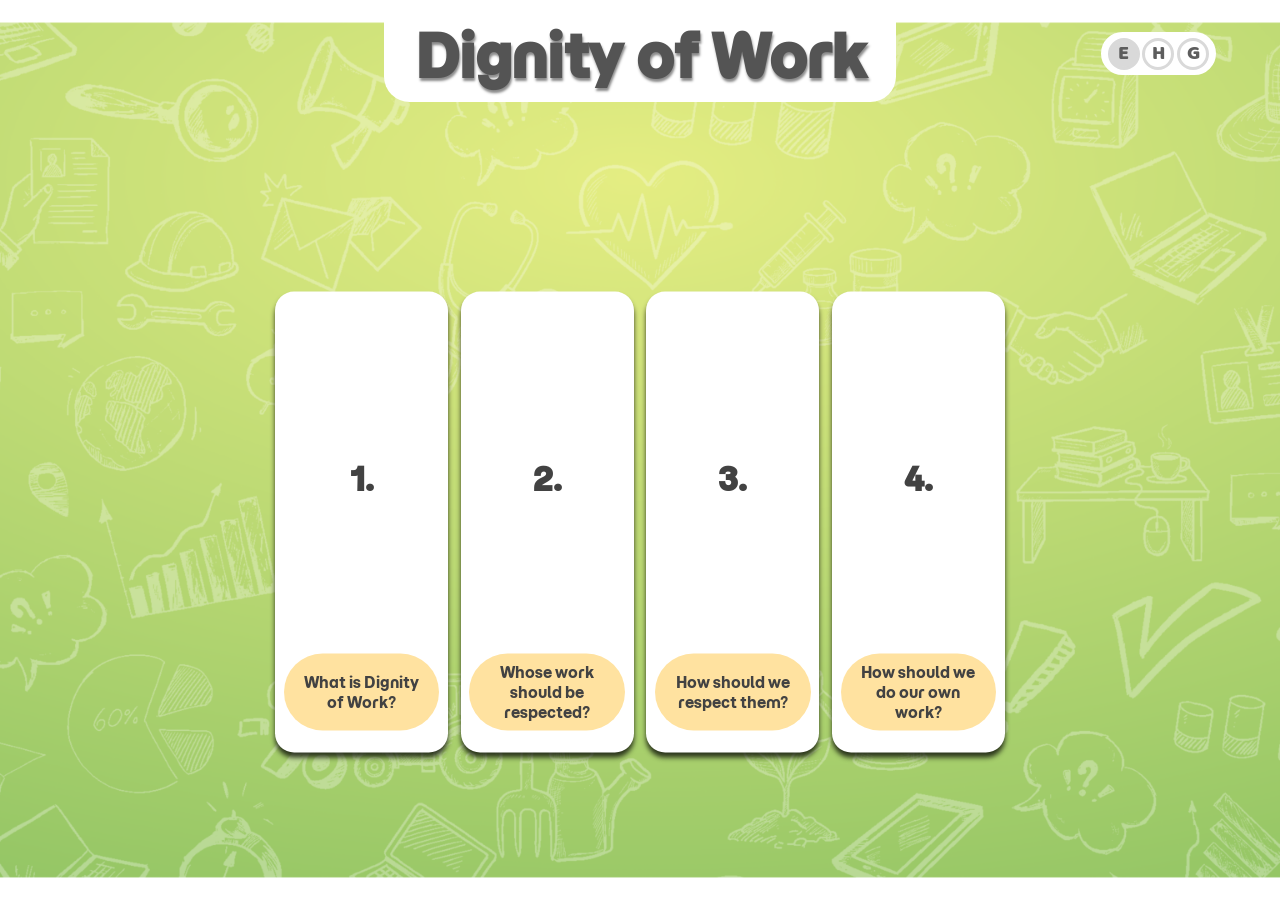
<file: index.html>
<!doctype html>
<html lang="en">
  <head>
    <meta charset="UTF-8" />
    <meta name="viewport" content="width=device-width, initial-scale=1.0" />
    <title>Document</title>
    <link rel="stylesheet" href="./assets/css/style.css" />
    <style>
      body {
        width: 100vw !important;
        height: 100%;
        background-image: url("./assets/images/bg-img.png");
        background-size: cover;
        background-repeat: no-repeat;
        background-position: center;
        background-attachment: fixed;
        overflow-x: hidden;
        opacity: 1;
        transition: opacity 0.5s ease;
      }
      main {
        position: absolute;
        width: 75%;
        height: 75%;
        left: 50%;
        top: 58%;
        transform: translate(-50%, -50%);
        display: flex;
        justify-content: center;
        align-items: center;
        gap: 1vw;
      }

      main .col {
        position: relative;
        height: 36vw;
        width: 18%;
        background-color: #ffffff;
        border-radius: 1.5vw;
        box-shadow: 0 0.4vw 0.4vw rgba(0, 0, 0, 0.738);
        display: flex;
        flex-direction: column;
        align-items: center;
        overflow: visible;
        transition:
          width 0.45s ease,
          background-color 0.45s ease,
          transform 0.45s ease,
          box-shadow 0.45s ease;
      }

      main .col:hover {
        width: 30%;
        box-shadow: 0 0.7vw 0.8vw rgba(0, 0, 0, 0.55);
        z-index: 20;
      }

      main .col .num {
        font-size: 2.5vw;
        font-weight: 600;
        color: #424242;
        margin-top: 3vw;
        font-family: "MomoTrustDisplay";
        padding-top: 10vw;
        transition: color 0.45s ease;
      }

      main .col:hover .num {
        color: #ffffff;
      }

      main .col .content {
        text-decoration: none;
        width: 90%;
        height: 6vw;
        font-size: 1.2vw;
        color: #424242;
        font-family: "MomoTrustDisplay";
        text-align: center;
        padding: 0 1vw;
        background-color: #ffe2a0;
        border-radius: 7vw;
        margin-top: 12vw;
        display: flex;
        flex-direction: column;
        align-items: center;
        justify-content: center;
        z-index: 10000;
        transition:
          width 0.45s ease,
          background-color 0.45s ease,
          color 0.45s ease,
          font-size 0.45s ease,
          box-shadow 0.45s ease;
      }

      main .col:hover .content {
        height: 5vw;
        width: 70%;
        color: #ffffff;
        font-size: 1.35vw;
        box-shadow: 0 0.35vw 0.6vw rgba(0, 0, 0, 0.35);
      }

      body[data-lang="hi"] main .col .num,
      body[data-lang="hi"] main .col .content {
        font-family: "ITFDevanagari" !important;
      }

      body[data-lang="gu"] main .col .num,
      body[data-lang="gu"] main .col .content {
        font-family: "NotoSansGujaratiRegular" !important;
      }

      main .col-1:hover .content {
        background-color: #829fcb;
      }

      main .col-2:hover .content {
        background-color: #94a4f3;
      }

      main .col-3:hover .content {
        background-color: #ff918f;
      }

      main .col-4:hover .content {
        background-color: #f58ded;
      }

      .col img {
        position: absolute;
        display: block;
        margin: 0 auto;
        left: 50%;
        transform: translateX(-50%);
        opacity: 0;
        pointer-events: none;
        transition:
          opacity 0.45s ease,
          transform 0.45s ease;
      }

      .col:hover img {
        opacity: 1;
      }

      .col-1 img {
        width: 50%;
        bottom: 4vw;
      }

      .col-2 img {
        width: 45%;
        bottom: 4vw;
      }

      .col-3 img {
        width: 70%;
        bottom: 4vw;
      }

      .col-4 img {
        width: 90%;
        bottom: 4vw;
      }
    </style>
  </head>
  <body>
    <div class="page-title">
      <span data-lang-key="title"></span>
    </div>

    <!-- nav-container -->
    <div class="language-container">
      <div class="english active">E</div>
      <div class="hindi">H</div>
      <div class="gujrati">G</div>
    </div>

    <main>
      <div class="col col-1">
        <img src="./assets/images/topic-1.png" alt="" />
        <div class="num" data-lang-key="num-1"></div>
        <a class="content" data-lang-key="title-1" href="what.html"></a>
      </div>

      <div class="col col-2">
        <img src="./assets/images/topic-2.png" alt="" />
        <div class="num" data-lang-key="num-2"></div>
        <a class="content" data-lang-key="title-2" href="whose.html"></a>
      </div>

      <div class="col col-3">
        <img src="./assets/images/topic-3.png" alt="" />
        <div class="num" data-lang-key="num-3"></div>
        <a
          class="content"
          data-lang-key="title-3"
          href="how-should-we-respect.html"
        ></a>
      </div>

      <div class="col col-4">
        <img src="./assets/images/topic-4.png" alt="" />
        <div class="num" data-lang-key="num-4"></div>
        <a
          class="content"
          data-lang-key="title-4"
          href="how-should-we-work.html"
        ></a>
      </div>
    </main>

    <script src="./assets/js/data.js"></script>
    <script src="./assets/js/app.js"></script>
  </body>
</html>
</file>
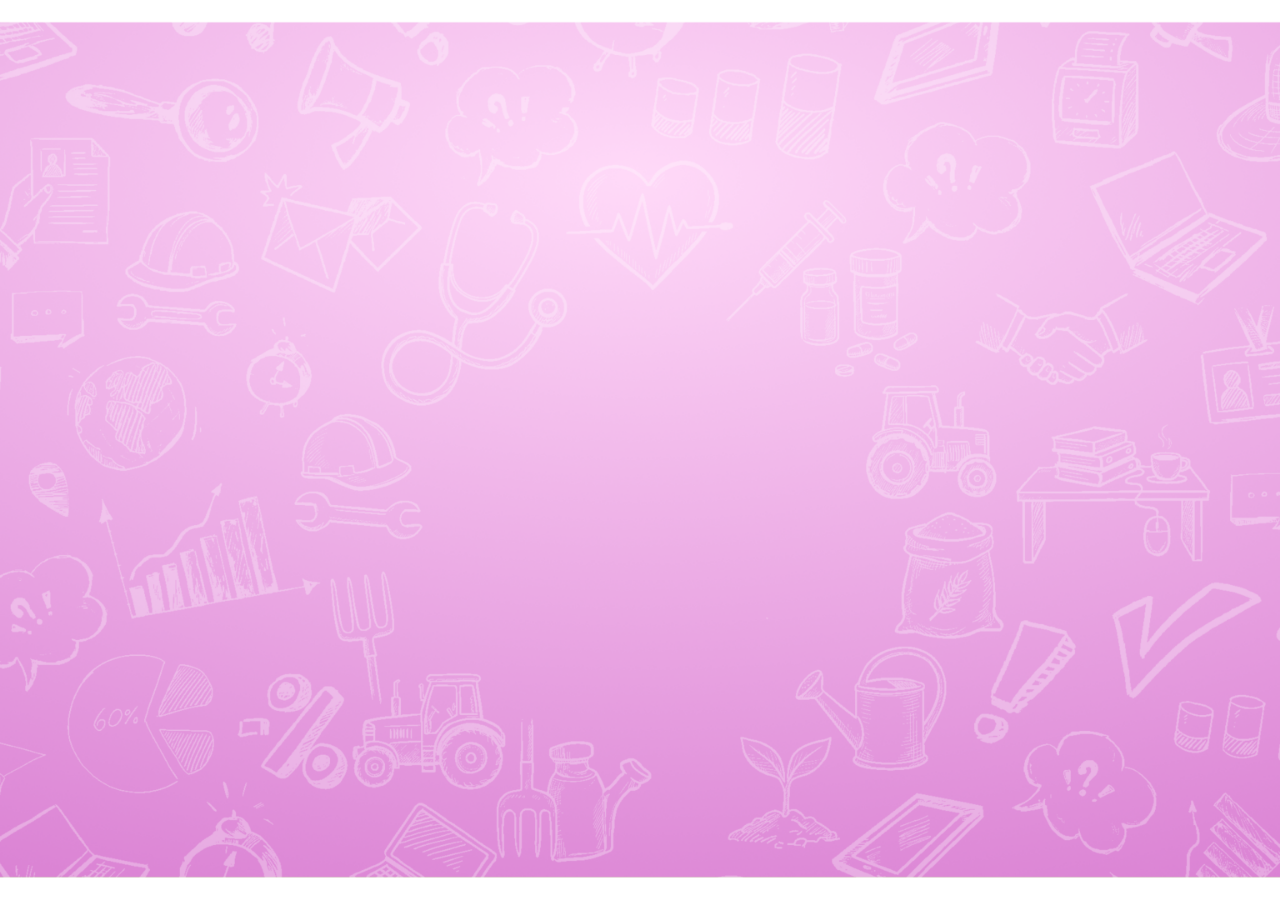
<file: example.html>
<!doctype html>
<html lang="en">
  <head>
    <meta charset="UTF-8" />
    <meta name="viewport" content="width=device-width, initial-scale=1.0" />
    <title>Document</title>

    <link
      rel="stylesheet"
      href="./assets/css/swiper-bundle.min.css"
    />

    <link rel="stylesheet" href="./fontawesome/css/fontawesome.min.css" />
    <link rel="stylesheet" href="./fontawesome/css/solid.min.css" />
    <link rel="stylesheet" href="./assets/css/style.css" />
    <link rel="stylesheet" href="./assets/css/swiper.css" />

    <style>
      body {
        width: 100vw !important;
        height: 100%;
        margin: 0;
        overflow-x: hidden;
        background-color: white;
        position: relative;
      }

      body::before {
        content: "";
        position: fixed;
        inset: 0;
        width: 100vw;
        height: 100%;
        background-image: url("./assets/images/bg-img4.png");
        background-size: cover;
        background-repeat: no-repeat;
        background-position: center;
        background-attachment: fixed;
        transform: scale(0);
        transform-origin: center center;
        transition: transform 1.1s cubic-bezier(0.22, 1, 0.36, 1);
        z-index: -1;
      }

      body.bg-loaded::before {
        transform: scale(1);
      }

      body > * {
        opacity: 0;
        transition: opacity 0.65s ease;
      }

      body.content-loaded > * {
        opacity: 1;
      }

      .page-title {
        width: 30vw;
        height: 7vw;
        padding-top: 0 !important;
        padding: 0 0.5vw;
      }

      .page-title span {
        font-size: 2.5vw;
      }

      /* ================= CENTER SWIPER SECTION ================= */

      .main-swiper-section {
        position: fixed;
        left: 50%;
        top: 55%;
        transform: translate(-50%, calc(-50% + 8vw));
        width: 100vw;
        height: 34vw;
        display: flex;
        flex-direction: column;
        align-items: center;
        justify-content: center;
        z-index: 50;
        pointer-events: none;
        opacity: 0;
        transition:
          opacity 0.75s ease,
          transform 0.9s cubic-bezier(0.22, 1, 0.36, 1);
      }

      body.content-loaded .main-swiper-section {
        opacity: 1;
        transform: translate(-50%, -50%);
      }

      .media-box {
        position: relative;
        width: 44vw;
        height: 25vw;
        border: 0.4vw solid #ffffff;
        border-radius: 2vw;
        background: #ffffff;
        overflow: hidden;
        box-shadow: 0 0.4vw 1vw rgba(0, 0, 0, 0.18);
        pointer-events: auto;
      }

      .imageSwiper,
      .imageSwiper .swiper-wrapper,
      .imageSwiper .swiper-slide {
        width: 100%;
        height: 100%;
      }

      .imageSwiper .swiper-slide {
        overflow: hidden;
      }

      .imageSwiper img {
        width: 100%;
        height: 100%;
        object-fit: cover;
        display: block;
      }

      /* ================= TEXT SWIPER ================= */

      .text-area {
        position: relative;
        margin-top: 3vw;
        width: 100vw;
        min-height: 7vw;
        display: flex;
        justify-content: center;
        align-items: center;
        pointer-events: auto;

        --text-box-width: 42vw;
      }

      /* Permanent background box - it will not fade with Swiper */
      .text-area::before {
        content: "";
        position: absolute;
        left: 50%;
        top: 50%;
        width: var(--text-box-width);
        height: 7vw;
        transform: translate(-50%, -50%);
        border: 0.3vw solid #ffffff;
        border-radius: 10vw;
        background: rgba(255, 255, 255, 0.297);
        backdrop-filter: blur(2vw);
        -webkit-backdrop-filter: blur(2vw);
        box-shadow: 0 0.3vw 0.6vw rgba(0, 0, 0, 0.18);
        z-index: 1;
        transition: width 0.35s ease;
        pointer-events: none;
      }

      .textSwiper {
        position: relative;
        z-index: 2;
        width: 100vw;
        height: 7vw;
        overflow: visible;
      }

      .textSwiper .swiper-wrapper,
      .textSwiper .swiper-slide {
        height: 100%;
      }

      .textSwiper .swiper-slide {
        width: 100% !important;
        display: flex !important;
        justify-content: center;
        align-items: center;
      }

      .textSwiper .slide-text-container {
        position: relative;
        z-index: 3;
        width: var(--text-box-width);
        min-width: 42vw;
        max-width: 60vw;
        height: 7vw;
        padding: 0 2.2vw;

        background: transparent !important;
        border: none !important;
        box-shadow: none !important;
        backdrop-filter: none !important;
        -webkit-backdrop-filter: none !important;

        display: flex;
        justify-content: center;
        align-items: center;
        box-sizing: border-box;
        margin: 0 auto;
      }

      .textSwiper .slide-text-container::before {
        display: none !important;
      }

      .textSwiper .slide-text-container p {
        margin: 0;
        position: relative;
        z-index: 4;
        color: #545454;
        font-size: 2vw;
        line-height: 1.1;
        font-weight: 700;
        text-align: center;
        text-shadow: 0.12vw 0.16vw 0.15vw rgba(0, 0, 0, 0.35);
        white-space: normal;
        font-family: "MomoTrustDisplay";
      }

      body[data-lang="hi"] .textSwiper .slide-text-container p {
        font-family: "ITFDevanagari" !important;
      }

      body[data-lang="gu"] .textSwiper .slide-text-container p {
        font-family: "NotoSansGujaratiRegular" !important;
      }

      /* ================= NAVIGATION BUTTONS ================= */

      .swiper-nav-btn {
        position: fixed;
        top: 49%;
        transform: translateY(-50%);
        width: 4.8vw;
        height: 4.8vw;
        border: none;
        outline: none;
        background: transparent;
        cursor: pointer;
        z-index: 80;
        padding: 0;
        transition:
          opacity 0.45s ease,
          visibility 0.45s ease;
      }

      .swiper-nav-btn img {
        position: absolute;
        inset: 0;
        width: 100%;
        height: 100%;
        object-fit: contain;
        display: block;
        pointer-events: none;
        transition: opacity 0.25s ease;
      }

      .swiper-nav-btn .hover-img {
        opacity: 0;
      }

      .swiper-nav-btn:hover .normal-img {
        opacity: 0;
      }

      .swiper-nav-btn:hover .hover-img {
        opacity: 1;
      }

      .swiper-prev-btn {
        left: 17vw;
      }

      .swiper-next-btn {
        right: 17vw;
      }

      .swiper-nav-btn.is-hidden {
        opacity: 0 !important;
        visibility: hidden;
        pointer-events: none;
      }
    </style>
  </head>

  <body>
    <a href="how-should-we-work.html" class="back-btn">
      <i class="fa-solid fa-arrow-left"></i>
    </a>

    <a href="pranam.html" class="pranam-link hidden">
      <img src="./assets/images/arowAsset.png" alt="" />
      <span data-lang-key="pranam"></span>
    </a>

    <div class="page-title">
      <span data-lang-key="title-example"></span>
    </div>

    <!-- Center Swiper -->
    <main class="main-swiper-section">
      <div class="media-box">
        <div class="swiper imageSwiper">
          <div class="swiper-wrapper">
            <div class="swiper-slide">
              <img src="./assets/images/ex1.jpeg" alt="" />
            </div>

            <div class="swiper-slide">
              <img src="./assets/images/ex2.jpeg" alt="" />
            </div>
          </div>
        </div>
      </div>

      <div class="text-area">
        <div class="swiper textSwiper">
          <div class="swiper-wrapper">
            <div class="swiper-slide">
              <div class="slide-text-container">
                <p data-lang-key="example-1"></p>
              </div>
            </div>

            <div class="swiper-slide">
              <div class="slide-text-container">
                <p data-lang-key="example-2"></p>
              </div>
            </div>
          </div>
        </div>
      </div>
    </main>

    <!-- Swiper Navigation Buttons -->
    <button class="swiper-nav-btn swiper-prev-btn is-hidden" type="button">
      <img
        class="normal-img"
        src="./assets/images/prev-btn.png"
        alt="Previous"
      />
      <img
        class="hover-img"
        src="./assets/images/prev-btn-hover.png"
        alt="Previous Hover"
      />
    </button>

    <button class="swiper-nav-btn swiper-next-btn" type="button">
      <img class="normal-img" src="./assets/images/next-btn.png" alt="Next" />
      <img
        class="hover-img"
        src="./assets/images/next-btn-hover.png"
        alt="Next Hover"
      />
    </button>

    <!-- nav-container -->
    <div class="language-container">
      <div class="english active">E</div>
      <div class="hindi">H</div>
      <div class="gujrati">G</div>
    </div>

    <script src="./assets/js/swiper-bundle.min.js"></script>
    <script src="./assets/js/data.js"></script>
    <script src="./assets/js/app.js"></script>

    <script>
      const prevBtn = document.querySelector(".swiper-prev-btn");
      const nextBtn = document.querySelector(".swiper-next-btn");
      const pranamLink = document.querySelector(".pranam-link");

      const imageSwiper = new Swiper(".imageSwiper", {
        slidesPerView: 1,
        speed: 850,
        effect: "slide",
        allowTouchMove: true,
        grabCursor: true,
      });

      const textSwiper = new Swiper(".textSwiper", {
        slidesPerView: 1,
        speed: 650,
        effect: "fade",
        fadeEffect: {
          crossFade: true,
        },
        allowTouchMove: false,
      });

      imageSwiper.controller.control = textSwiper;
      textSwiper.controller.control = imageSwiper;

      document.addEventListener("languageApplied", updateTextWidth);

      if (document.fonts && document.fonts.ready) {
        document.fonts.ready.then(() => {
          requestAnimationFrame(() => requestAnimationFrame(updateTextWidth));
        });
      }

      function updateButtons() {
        if (imageSwiper.isBeginning) {
          prevBtn.classList.add("is-hidden");
        } else {
          prevBtn.classList.remove("is-hidden");
        }

        if (imageSwiper.isEnd) {
          nextBtn.classList.add("is-hidden");
          if (pranamLink) pranamLink.classList.remove("hidden");
        } else {
          nextBtn.classList.remove("is-hidden");
          if (pranamLink) pranamLink.classList.add("hidden");
        }
      }

      function updateTextWidth() {
        const activeSlide = document.querySelector(
          ".textSwiper .swiper-slide-active .slide-text-container",
        );

        if (!activeSlide) return;

        const text = activeSlide.querySelector("p");
        if (!text) return;

        const prevWhiteSpace = text.style.whiteSpace;
        text.style.whiteSpace = "nowrap";
        const textWidth = text.scrollWidth;
        text.style.whiteSpace = prevWhiteSpace;
        const minWidth = window.innerWidth * 0.42;
        const maxWidth = window.innerWidth * 0.6;
        const extraPadding = window.innerWidth * 0.07;

        let finalWidth = textWidth + extraPadding;

        if (finalWidth < minWidth) finalWidth = minWidth;
        if (finalWidth > maxWidth) finalWidth = maxWidth;

        const textArea = document.querySelector(".text-area");

        if (textArea) {
          textArea.style.setProperty("--text-box-width", finalWidth + "px");
        }

        document
          .querySelectorAll(".textSwiper .slide-text-container")
          .forEach((box) => {
            box.style.width = finalWidth + "px";
          });
      }

      nextBtn.addEventListener("click", () => {
        updateTextWidth();
        imageSwiper.slideNext();
      });

      prevBtn.addEventListener("click", () => {
        updateTextWidth();
        imageSwiper.slidePrev();
      });

      imageSwiper.on("slideChangeTransitionStart", () => {
        updateButtons();
        updateTextWidth();
      });

      imageSwiper.on("slideChangeTransitionEnd", () => {
        updateButtons();
        updateTextWidth();
      });

      textSwiper.on("slideChangeTransitionStart", () => {
        updateTextWidth();
      });

      textSwiper.on("slideChangeTransitionEnd", () => {
        updateTextWidth();
      });

      window.addEventListener("load", () => {
        updateButtons();

        document.body.classList.add("bg-loaded");

        setTimeout(() => {
          document.body.classList.add("content-loaded");

          setTimeout(() => {
            updateTextWidth();
          }, 300);
        }, 1100);
      });

      window.addEventListener("resize", () => {
        updateTextWidth();
      });

      const langBtns = document.querySelectorAll(
        ".english, .hindi, .gujrati, .gujarati",
      );

      langBtns.forEach((btn) => {
        btn.addEventListener("click", () => {
          setTimeout(() => {
            updateTextWidth();
          }, 250);
        });
      });
    </script>
  </body>
</html>
</file>
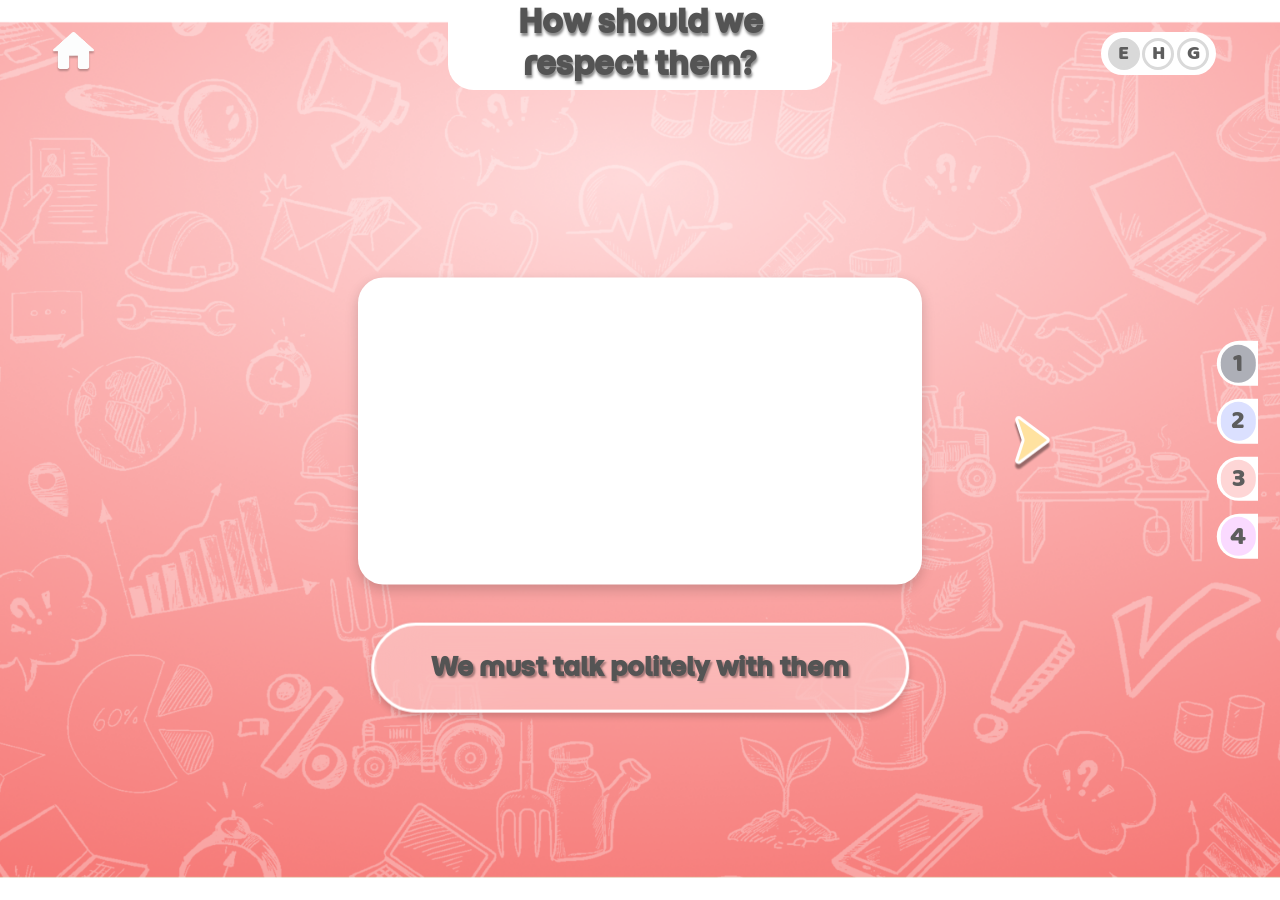
<file: how-should-we-respect.html>
<!doctype html>
<html lang="en">
  <head>
    <meta charset="UTF-8" />
    <meta name="viewport" content="width=device-width, initial-scale=1.0" />
    <title>Document</title>

    <link
      rel="stylesheet"
      href="./assets/css/swiper-bundle.min.css"
    />

    <link rel="stylesheet" href="./assets/css/style.css" />
    <link rel="stylesheet" href="./assets/css/swiper.css" />
    <link rel="stylesheet" href="./fontawesome/css/fontawesome.min.css" />
    <link rel="stylesheet" href="./fontawesome/css/solid.min.css" />
    <link rel="stylesheet" href="./assets/css/video-popup.css" />

    <style>
      /* Stay hidden until the page's own intro fade-in has finished. */
      body:not(.content-loaded) .video-btn {
        opacity: 0;
        pointer-events: none;
      }

      body {
        width: 100vw !important;
        height: 100%;
        margin: 0;
        overflow-x: hidden;
        background-color: white;
        position: relative;
      }

      body::before {
        content: "";
        position: fixed;
        inset: 0;
        width: 100vw;
        height: 100%;
        background-image: url("./assets/images/bg-img3.png");
        background-size: cover;
        background-repeat: no-repeat;
        background-position: center;
        background-attachment: fixed;
        transform: scale(0);
        transform-origin: center center;
        transition: transform 1.1s cubic-bezier(0.22, 1, 0.36, 1);
        z-index: -1;
      }

      body.bg-loaded::before {
        transform: scale(1);
      }

      body > * {
        opacity: 0;
        transition: opacity 0.65s ease;
      }

      body.content-loaded > * {
        opacity: 1;
      }

      .page-title {
        width: 30vw;
        height: 7vw;
        padding-top: 0 !important;
        padding: 0 0.5vw;
      }

      .page-title span {
        font-size: 2.5vw;
      }

      /* ================= CENTER SWIPER SECTION ================= */

      .main-swiper-section {
        position: fixed;
        left: 50%;
        top: 55%;
        transform: translate(-50%, calc(-50% + 8vw));
        width: 100vw;
        height: 34vw;
        display: flex;
        flex-direction: column;
        align-items: center;
        justify-content: center;
        z-index: 50;
        pointer-events: none;
        opacity: 0;
        transition:
          opacity 0.75s ease,
          transform 0.9s cubic-bezier(0.22, 1, 0.36, 1);
      }

      body.content-loaded .main-swiper-section {
        opacity: 1;
        transform: translate(-50%, -50%);
      }

      .media-box {
        position: relative;
        width: 44vw;
        height: 25vw;
        border: 0.4vw solid #ffffff;
        border-radius: 2vw;
        background: #ffffff;
        overflow: hidden;
        box-shadow: 0 0.4vw 1vw rgba(0, 0, 0, 0.18);
        pointer-events: auto;
      }

      .videoSwiper,
      .videoSwiper .swiper-wrapper,
      .videoSwiper .swiper-slide {
        width: 100%;
        height: 100%;
      }

      .videoSwiper .swiper-slide {
        overflow: hidden;
      }

      .videoSwiper video {
        width: 100%;
        height: 100%;
        object-fit: cover;
        display: block;
      }

      /* ================= TEXT SWIPER ================= */

      .text-area {
        position: relative;
        margin-top: 3vw;
        width: 100vw;
        min-height: 7vw;
        display: flex;
        justify-content: center;
        align-items: center;
        pointer-events: auto;

        --text-box-width: 42vw;
      }

      .text-area::before {
        content: "";
        position: absolute;
        left: 50%;
        top: 50%;
        width: var(--text-box-width);
        height: 7vw;
        transform: translate(-50%, -50%);
        border: 0.3vw solid #ffffff;
        border-radius: 10vw;
        background: rgba(255, 255, 255, 0.297);
        backdrop-filter: blur(2vw);
        -webkit-backdrop-filter: blur(2vw);
        box-shadow: 0 0.3vw 0.6vw rgba(0, 0, 0, 0.18);
        z-index: 1;
        transition: width 0.35s ease;
        pointer-events: none;
      }

      .textSwiper {
        position: relative;
        z-index: 2;
        width: 100vw;
        height: 7vw;
        overflow: visible;
      }

      .textSwiper .swiper-wrapper,
      .textSwiper .swiper-slide {
        height: 100%;
      }

      .textSwiper .swiper-slide {
        width: 100% !important;
        display: flex !important;
        justify-content: center;
        align-items: center;
      }

      .textSwiper .slide-text-container {
        position: relative;
        z-index: 3;
        width: var(--text-box-width);
        min-width: 42vw;
        max-width: 60vw;
        height: 7vw;
        padding: 0 2.2vw;

        background: transparent !important;
        border: none !important;
        box-shadow: none !important;
        backdrop-filter: none !important;
        -webkit-backdrop-filter: none !important;

        display: flex;
        justify-content: center;
        align-items: center;
        box-sizing: border-box;
        margin: 0 auto;
      }

      .textSwiper .slide-text-container::before {
        display: none !important;
      }

      .textSwiper .slide-text-container p {
        margin: 0;
        position: relative;
        z-index: 4;
        color: #545454;
        font-size: 2vw;
        line-height: 1.1;
        font-weight: 700;
        text-align: center;
        text-shadow: 0.12vw 0.16vw 0.15vw rgba(0, 0, 0, 0.35);
        white-space: normal;
        font-family: "MomoTrustDisplay";
      }

      body[data-lang="hi"] .textSwiper .slide-text-container p {
        font-family: "ITFDevanagari" !important;
      }

      body[data-lang="gu"] .textSwiper .slide-text-container p {
        font-family: "NotoSansGujaratiRegular" !important;
      }

      /* ================= NAVIGATION BUTTONS ================= */

      .swiper-nav-btn {
        position: fixed;
        top: 49%;
        transform: translateY(-50%);
        width: 4.8vw;
        height: 4.8vw;
        border: none;
        outline: none;
        background: transparent;
        cursor: pointer;
        z-index: 80;
        padding: 0;
        transition:
          opacity 0.45s ease,
          visibility 0.45s ease;
      }

      .swiper-nav-btn img {
        position: absolute;
        inset: 0;
        width: 100%;
        height: 100%;
        object-fit: contain;
        display: block;
        pointer-events: none;
        transition: opacity 0.25s ease;
      }

      .swiper-nav-btn .hover-img {
        opacity: 0;
      }

      .swiper-nav-btn:hover .normal-img {
        opacity: 0;
      }

      .swiper-nav-btn:hover .hover-img {
        opacity: 1;
      }

      .swiper-prev-btn {
        left: 17vw;
      }

      .swiper-next-btn {
        right: 17vw;
      }

      .swiper-nav-btn.is-hidden {
        opacity: 0 !important;
        visibility: hidden;
        pointer-events: none;
      }

      .pages .page.is-open,
      .pages .page.is-open:hover {
        transform: translateX(1vw);
      }
    </style>
  </head>

  <body>
    <a class="home-btn" href="index.html">
      <img src="./assets/images/home-btn.png" alt="" />
    </a>

    <div class="page-title">
      <span data-lang-key="title-3"></span>
    </div>

    <div class="pages">
      <div class="page page-1">
        <a href="what.html" data-lang-key="num.1"></a>
        <div data-lang-key="title-1"></div>
      </div>

      <div class="page page-2">
        <a href="whose.html" data-lang-key="num.2"></a>
        <div data-lang-key="title-2"></div>
      </div>

      <div class="page page-3">
        <a href="how-should-we-respect.html" data-lang-key="num.3"></a>
        <div data-lang-key="title-3"></div>
      </div>

      <div class="page page-4">
        <a href="how-should-we-work.html" data-lang-key="num.4"></a>
        <div data-lang-key="title-4"></div>
      </div>
    </div>

    <!-- Center Swiper -->
    <main class="main-swiper-section">
      <div class="media-box">
        <div class="swiper videoSwiper">
          <div class="swiper-wrapper">
            <div class="swiper-slide">
              <video
                src="./assets/videos/3-1.mp4"
                preload="auto"
                autoplay
                muted
                loop
                playsinline
              ></video>
            </div>

            <div class="swiper-slide">
              <video
                src="./assets/videos/3-2.mp4"
                preload="none"
                muted
                loop
                playsinline
              ></video>
            </div>

            <div class="swiper-slide">
              <video
                src="./assets/videos/3-3.mp4"
                preload="none"
                muted
                loop
                playsinline
              ></video>
            </div>

            <div class="swiper-slide">
              <video
                src="./assets/videos/3-4.mp4"
                preload="none"
                muted
                loop
                playsinline
              ></video>
            </div>

            <div class="swiper-slide">
              <video
                src="./assets/videos/3-5.mp4"
                preload="none"
                muted
                loop
                playsinline
              ></video>
            </div>
          </div>
        </div>
      </div>

      <div class="text-area">
        <div class="swiper textSwiper">
          <div class="swiper-wrapper">
            <div class="swiper-slide">
              <div class="slide-text-container">
                <p data-lang-key="slide-3.1"></p>
              </div>
            </div>

            <div class="swiper-slide">
              <div class="slide-text-container">
                <p data-lang-key="slide-3.2"></p>
              </div>
            </div>

            <div class="swiper-slide">
              <div class="slide-text-container">
                <p data-lang-key="slide-3.3"></p>
              </div>
            </div>

            <div class="swiper-slide">
              <div class="slide-text-container">
                <p data-lang-key="slide-3.4"></p>
              </div>
            </div>

            <div class="swiper-slide">
              <div class="slide-text-container">
                <p data-lang-key="slide-3.5"></p>
              </div>
            </div>
          </div>
        </div>
      </div>
    </main>

    <!-- Swiper Navigation Buttons -->
    <button class="swiper-nav-btn swiper-prev-btn is-hidden" type="button">
      <img
        class="normal-img"
        src="./assets/images/prev-btn.png"
        alt="Previous"
      />
      <img
        class="hover-img"
        src="./assets/images/prev-btn-hover.png"
        alt="Previous Hover"
      />
    </button>

    <button class="swiper-nav-btn swiper-next-btn" type="button">
      <img class="normal-img" src="./assets/images/next-btn.png" alt="Next" />
      <img
        class="hover-img"
        src="./assets/images/next-btn-hover.png"
        alt="Next Hover"
      />
    </button>

    <!-- nav-container -->
    <div class="language-container">
      <div class="english active">E</div>
      <div class="hindi">H</div>
      <div class="gujrati">G</div>
    </div>

    <script src="./assets/js/swiper-bundle.min.js"></script>
    <script src="./assets/js/data.js"></script>
    <script src="./assets/js/app.js"></script>
    <script src="./assets/js/video-popup.js"></script>

    <script>
      const prevBtn = document.querySelector(".swiper-prev-btn");
      const nextBtn = document.querySelector(".swiper-next-btn");

      // "We should thank them for their work" (point 3) has its own video.
      const videoPopup = initVideoPopup({
        src: "./assets/videos/v1.webm",
        slideIndex: 2,
      });

      const videoSwiper = new Swiper(".videoSwiper", {
        slidesPerView: 1,
        speed: 850,
        effect: "slide",
        allowTouchMove: true,
        grabCursor: true,
      });

      const textSwiper = new Swiper(".textSwiper", {
        slidesPerView: 1,
        speed: 650,
        effect: "fade",
        fadeEffect: {
          crossFade: true,
        },
        allowTouchMove: false,
      });

      videoSwiper.controller.control = textSwiper;
      textSwiper.controller.control = videoSwiper;

      document.addEventListener("languageApplied", updateTextWidth);

      if (document.fonts && document.fonts.ready) {
        document.fonts.ready.then(() => {
          requestAnimationFrame(() => requestAnimationFrame(updateTextWidth));
        });
      }

      function updateButtons() {
        videoPopup.sync(videoSwiper.activeIndex);

        if (videoSwiper.isBeginning) {
          prevBtn.classList.add("is-hidden");
        } else {
          prevBtn.classList.remove("is-hidden");
        }

        if (videoSwiper.isEnd) {
          nextBtn.classList.add("is-hidden");
        } else {
          nextBtn.classList.remove("is-hidden");
        }
      }

      function playActiveVideo() {
        document
          .querySelectorAll(".videoSwiper video")
          .forEach((video, index) => {
            if (index === videoSwiper.activeIndex) {
              video.preload = "auto";
              video.play().catch(() => {});
            } else {
              video.pause();
              video.currentTime = 0;
              // inactive slides must not download until their slide is reached
              video.preload = "none";
            }
          });
      }

      function updateTextWidth() {
        const activeSlide = document.querySelector(
          ".textSwiper .swiper-slide-active .slide-text-container",
        );

        if (!activeSlide) return;

        const text = activeSlide.querySelector("p");
        if (!text) return;

        const prevWhiteSpace = text.style.whiteSpace;
        text.style.whiteSpace = "nowrap";
        const textWidth = text.scrollWidth;
        text.style.whiteSpace = prevWhiteSpace;
        const minWidth = window.innerWidth * 0.42;
        const maxWidth = window.innerWidth * 0.6;
        const extraPadding = window.innerWidth * 0.07;

        let finalWidth = textWidth + extraPadding;

        if (finalWidth < minWidth) finalWidth = minWidth;
        if (finalWidth > maxWidth) finalWidth = maxWidth;

        const textArea = document.querySelector(".text-area");

        if (textArea) {
          textArea.style.setProperty("--text-box-width", finalWidth + "px");
        }

        document
          .querySelectorAll(".textSwiper .slide-text-container")
          .forEach((box) => {
            box.style.width = finalWidth + "px";
          });
      }

      nextBtn.addEventListener("click", () => {
        updateTextWidth();
        videoSwiper.slideNext();
      });

      prevBtn.addEventListener("click", () => {
        updateTextWidth();
        videoSwiper.slidePrev();
      });

      videoSwiper.on("slideChangeTransitionStart", () => {
        updateButtons();
        playActiveVideo();
        updateTextWidth();
      });

      videoSwiper.on("slideChangeTransitionEnd", () => {
        updateButtons();
        playActiveVideo();
        updateTextWidth();
      });

      textSwiper.on("slideChangeTransitionStart", () => {
        updateTextWidth();
      });

      textSwiper.on("slideChangeTransitionEnd", () => {
        updateTextWidth();
      });

      window.addEventListener("load", () => {
        updateButtons();
        playActiveVideo();

        document.body.classList.add("bg-loaded");

        setTimeout(() => {
          document.body.classList.add("content-loaded");

          setTimeout(() => {
            updateTextWidth();
          }, 300);
        }, 1100);
      });

      window.addEventListener("resize", () => {
        updateTextWidth();
      });

      const langBtns = document.querySelectorAll(
        ".english, .hindi, .gujrati, .gujarati",
      );

      langBtns.forEach((btn) => {
        btn.addEventListener("click", () => {
          setTimeout(() => {
            updateTextWidth();
          }, 250);
        });
      });

      /* ================= PAGE TILE CLICK OPEN + SECOND CLICK NAVIGATE ================= */

      const pageTiles = document.querySelectorAll(".pages .page");

      pageTiles.forEach((page) => {
        page.addEventListener("click", (e) => {
          e.preventDefault();

          const link = page.querySelector("a");
          if (!link) return;

          if (page.classList.contains("is-open")) {
            navigateWithSound(link.getAttribute("href"), topicClickSound, 900);
            return;
          }

          pageTiles.forEach((item) => {
            item.classList.remove("is-open");
          });

          page.classList.add("is-open");
        });
      });
    </script>
  </body>
</html>
</file>
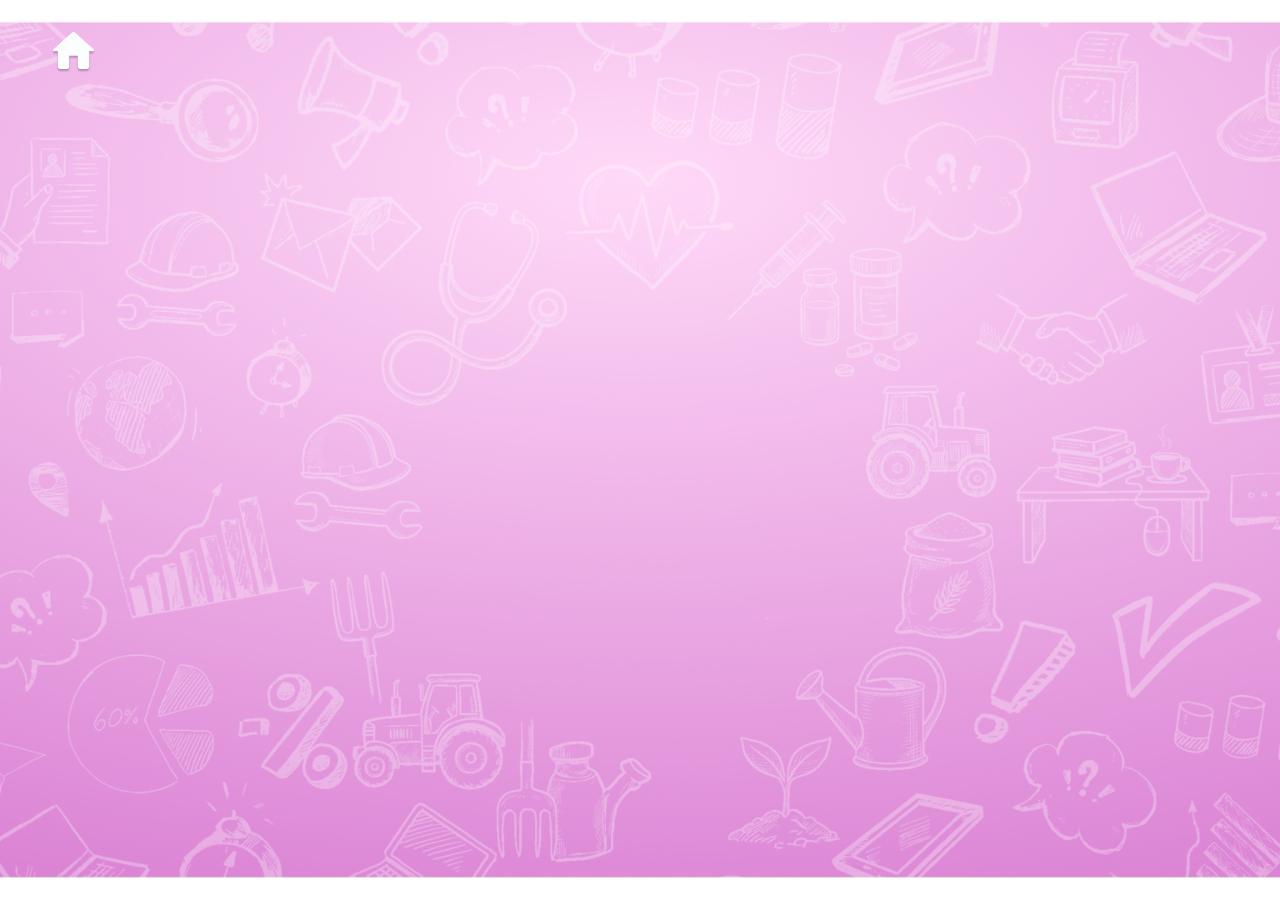
<file: how-should-we-work.html>
<!doctype html>
<html lang="en">
  <head>
    <meta charset="UTF-8" />
    <meta name="viewport" content="width=device-width, initial-scale=1.0" />
    <title>Document</title>

    <link
      rel="stylesheet"
      href="./assets/css/swiper-bundle.min.css"
    />

    <link rel="stylesheet" href="./assets/css/style.css" />
    <link rel="stylesheet" href="./assets/css/swiper.css" />

    <style>
      body {
        width: 100vw !important;
        height: 100%;
        margin: 0;
        overflow-x: hidden;
        background-color: white;
        position: relative;
      }

      body::before {
        content: "";
        position: fixed;
        inset: 0;
        width: 100vw;
        height: 100%;
        background-image: url("./assets/images/bg-img4.png");
        background-size: cover;
        background-repeat: no-repeat;
        background-position: center;
        background-attachment: fixed;
        transform: scale(0);
        transform-origin: center center;
        transition: transform 1.1s cubic-bezier(0.22, 1, 0.36, 1);
        z-index: -1;
      }

      body.bg-loaded::before {
        transform: scale(1);
      }

      body > * {
        opacity: 0;
        transition: opacity 0.65s ease;
      }

      body.content-loaded > * {
        opacity: 1;
      }

      .page-title {
        width: 30vw;
        height: 7vw;
        padding-top: 0 !important;
        padding: 0 0.5vw;
      }

      .page-title span {
        font-size: 2.5vw;
      }

      /* ================= CENTER SWIPER SECTION ================= */

      .main-swiper-section {
        position: fixed;
        left: 50%;
        top: 55%;
        transform: translate(-50%, calc(-50% + 8vw));
        width: 100vw;
        height: 34vw;
        display: flex;
        flex-direction: column;
        align-items: center;
        justify-content: center;
        z-index: 50;
        pointer-events: none;
        opacity: 0;
        transition:
          opacity 0.75s ease,
          transform 0.9s cubic-bezier(0.22, 1, 0.36, 1);
      }

      body.content-loaded .main-swiper-section {
        opacity: 1;
        transform: translate(-50%, -50%);
      }

      .media-box {
        position: relative;
        width: 44vw;
        height: 25vw;
        border: 0.4vw solid #ffffff;
        border-radius: 2vw;
        background: #ffffff;
        overflow: hidden;
        box-shadow: 0 0.4vw 1vw rgba(0, 0, 0, 0.18);
        pointer-events: auto;
      }

      .videoSwiper,
      .videoSwiper .swiper-wrapper,
      .videoSwiper .swiper-slide {
        width: 100%;
        height: 100%;
      }

      .videoSwiper .swiper-slide {
        overflow: hidden;
      }

      .videoSwiper video {
        width: 100%;
        height: 100%;
        object-fit: cover;
        display: block;
      }

      /* ================= TEXT SWIPER ================= */

      .text-area {
        position: relative;
        margin-top: 3vw;
        width: 100vw;
        min-height: 7vw;
        display: flex;
        justify-content: center;
        align-items: center;
        pointer-events: auto;

        --text-box-width: 42vw;
      }

      /* Permanent background box - it will not fade with Swiper */
      .text-area::before {
        content: "";
        position: absolute;
        left: 50%;
        top: 50%;
        width: var(--text-box-width);
        height: 7vw;
        transform: translate(-50%, -50%);
        border: 0.3vw solid #ffffff;
        border-radius: 10vw;
        background: rgba(255, 255, 255, 0.297);
        backdrop-filter: blur(2vw);
        -webkit-backdrop-filter: blur(2vw);
        box-shadow: 0 0.3vw 0.6vw rgba(0, 0, 0, 0.18);
        z-index: 1;
        transition: width 0.35s ease;
        pointer-events: none;
      }

      .textSwiper {
        position: relative;
        z-index: 2;
        width: 100vw;
        height: 7vw;
        overflow: visible;
      }

      .textSwiper .swiper-wrapper,
      .textSwiper .swiper-slide {
        height: 100%;
      }

      .textSwiper .swiper-slide {
        width: 100% !important;
        display: flex !important;
        justify-content: center;
        align-items: center;
      }

      .textSwiper .slide-text-container {
        position: relative;
        z-index: 3;
        width: var(--text-box-width);
        min-width: 42vw;
        max-width: 60vw;
        height: 7vw;
        padding: 0 2.2vw;

        background: transparent !important;
        border: none !important;
        box-shadow: none !important;
        backdrop-filter: none !important;
        -webkit-backdrop-filter: none !important;

        display: flex;
        justify-content: center;
        align-items: center;
        box-sizing: border-box;
        margin: 0 auto;
      }

      .textSwiper .slide-text-container::before {
        display: none !important;
      }

      .textSwiper .slide-text-container p {
        margin: 0;
        position: relative;
        z-index: 4;
        color: #545454;
        font-size: 2vw;
        line-height: 1.1;
        font-weight: 700;
        text-align: center;
        text-shadow: 0.12vw 0.16vw 0.15vw rgba(0, 0, 0, 0.35);
        white-space: normal;
        font-family: "MomoTrustDisplay";
      }

      body[data-lang="hi"] .textSwiper .slide-text-container p {
        font-family: "ITFDevanagari" !important;
      }

      body[data-lang="gu"] .textSwiper .slide-text-container p {
        font-family: "NotoSansGujaratiRegular" !important;
      }

      /* ================= NAVIGATION BUTTONS ================= */

      .swiper-nav-btn {
        position: fixed;
        top: 49%;
        transform: translateY(-50%);
        width: 4.8vw;
        height: 4.8vw;
        border: none;
        outline: none;
        background: transparent;
        cursor: pointer;
        z-index: 80;
        padding: 0;
        transition:
          opacity 0.45s ease,
          visibility 0.45s ease;
      }

      .swiper-nav-btn img {
        position: absolute;
        inset: 0;
        width: 100%;
        height: 100%;
        object-fit: contain;
        display: block;
        pointer-events: none;
        transition: opacity 0.25s ease;
      }

      .swiper-nav-btn .hover-img {
        opacity: 0;
      }

      .swiper-nav-btn:hover .normal-img {
        opacity: 0;
      }

      .swiper-nav-btn:hover .hover-img {
        opacity: 1;
      }

      .swiper-prev-btn {
        left: 17vw;
      }

      .swiper-next-btn {
        right: 17vw;
      }

      .swiper-nav-btn.is-hidden {
        opacity: 0 !important;
        visibility: hidden;
        pointer-events: none;
      }

      .pages .page.is-open,
      .pages .page.is-open:hover {
        transform: translateX(1vw);
      }
    </style>
  </head>

  <body>
    <a class="home-btn" href="index.html">
      <img src="./assets/images/home-btn.png" alt="" />
    </a>

    <a href="example.html" class="example-link hidden">
      <img src="./assets/images/example.png" alt="" />
      <span data-lang-key="title-example"></span>
    </a>

    <div class="page-title">
      <span data-lang-key="title-4"></span>
    </div>

    <div class="pages">
      <div class="page page-1">
        <a href="what.html" data-lang-key="num.1"></a>
        <div data-lang-key="title-1"></div>
      </div>

      <div class="page page-2">
        <a href="whose.html" data-lang-key="num.2"></a>
        <div data-lang-key="title-2"></div>
      </div>

      <div class="page page-3">
        <a href="how-should-we-respect.html" data-lang-key="num.3"></a>
        <div data-lang-key="title-3"></div>
      </div>

      <div class="page page-4">
        <a href="how-should-we-work.html" data-lang-key="num.4"></a>
        <div data-lang-key="title-4"></div>
      </div>
    </div>

    <!-- Center Swiper -->
    <main class="main-swiper-section">
      <div class="media-box">
        <div class="swiper videoSwiper">
          <div class="swiper-wrapper">
            <div class="swiper-slide">
              <video
                src="./assets/videos/4-1.mp4"
                preload="auto"
                autoplay
                muted
                loop
                playsinline
              ></video>
            </div>

            <div class="swiper-slide">
              <video
                src="./assets/videos/4-2.mp4"
                preload="none"
                muted
                loop
                playsinline
              ></video>
            </div>

            <div class="swiper-slide">
              <video
                src="./assets/videos/4-3.mp4"
                preload="none"
                muted
                loop
                playsinline
              ></video>
            </div>

            <div class="swiper-slide">
              <video
                src="./assets/videos/4-4.mp4"
                preload="none"
                muted
                loop
                playsinline
              ></video>
            </div>

            <div class="swiper-slide">
              <video
                src="./assets/videos/4-5.mp4"
                preload="none"
                muted
                loop
                playsinline
              ></video>
            </div>

            <div class="swiper-slide">
              <video
                src="./assets/videos/4-6.mp4"
                preload="none"
                muted
                loop
                playsinline
              ></video>
            </div>

            <div class="swiper-slide">
              <video
                src="./assets/videos/4-7.mp4"
                preload="none"
                muted
                loop
                playsinline
              ></video>
            </div>

            <div class="swiper-slide">
              <video
                src="./assets/videos/4-8.mp4"
                preload="none"
                muted
                loop
                playsinline
              ></video>
            </div>

            <div class="swiper-slide">
              <video
                src="./assets/videos/4-9.mp4"
                preload="none"
                muted
                loop
                playsinline
              ></video>
            </div>

            <div class="swiper-slide">
              <video
                src="./assets/videos/4-10.mp4"
                preload="none"
                muted
                loop
                playsinline
              ></video>
            </div>

            <div class="swiper-slide">
              <video
                src="./assets/videos/4-11.mp4"
                preload="none"
                muted
                loop
                playsinline
              ></video>
            </div>

            <div class="swiper-slide">
              <video
                src="./assets/videos/4-12.mp4"
                preload="none"
                muted
                loop
                playsinline
              ></video>
            </div>

            <div class="swiper-slide">
              <video
                src="./assets/videos/4-13.mp4"
                preload="none"
                muted
                loop
                playsinline
              ></video>
            </div>
          </div>
        </div>
      </div>

      <div class="text-area">
        <div class="swiper textSwiper">
          <div class="swiper-wrapper">
            <div class="swiper-slide">
              <div class="slide-text-container">
                <p data-lang-key="slide-4.1"></p>
              </div>
            </div>

            <div class="swiper-slide">
              <div class="slide-text-container">
                <p data-lang-key="slide-4.2"></p>
              </div>
            </div>

            <div class="swiper-slide">
              <div class="slide-text-container">
                <p data-lang-key="slide-4.3"></p>
              </div>
            </div>

            <div class="swiper-slide">
              <div class="slide-text-container">
                <p data-lang-key="slide-4.4"></p>
              </div>
            </div>

            <div class="swiper-slide">
              <div class="slide-text-container">
                <p data-lang-key="slide-4.5"></p>
              </div>
            </div>

            <div class="swiper-slide">
              <div class="slide-text-container">
                <p data-lang-key="slide-4.6"></p>
              </div>
            </div>

            <div class="swiper-slide">
              <div class="slide-text-container">
                <p data-lang-key="slide-4.7"></p>
              </div>
            </div>

            <div class="swiper-slide">
              <div class="slide-text-container">
                <p data-lang-key="slide-4.8"></p>
              </div>
            </div>

            <div class="swiper-slide">
              <div class="slide-text-container">
                <p data-lang-key="slide-4.9"></p>
              </div>
            </div>

            <div class="swiper-slide">
              <div class="slide-text-container">
                <p data-lang-key="slide-4.10"></p>
              </div>
            </div>

            <div class="swiper-slide">
              <div class="slide-text-container">
                <p data-lang-key="slide-4.11"></p>
              </div>
            </div>

            <div class="swiper-slide">
              <div class="slide-text-container">
                <p data-lang-key="slide-4.12"></p>
              </div>
            </div>

            <div class="swiper-slide">
              <div class="slide-text-container">
                <p data-lang-key="slide-4.13"></p>
              </div>
            </div>
          </div>
        </div>
      </div>
    </main>

    <!-- Swiper Navigation Buttons -->
    <button class="swiper-nav-btn swiper-prev-btn is-hidden" type="button">
      <img
        class="normal-img"
        src="./assets/images/prev-btn.png"
        alt="Previous"
      />
      <img
        class="hover-img"
        src="./assets/images/prev-btn-hover.png"
        alt="Previous Hover"
      />
    </button>

    <button class="swiper-nav-btn swiper-next-btn" type="button">
      <img class="normal-img" src="./assets/images/next-btn.png" alt="Next" />
      <img
        class="hover-img"
        src="./assets/images/next-btn-hover.png"
        alt="Next Hover"
      />
    </button>

    <!-- nav-container -->
    <div class="language-container">
      <div class="english active">E</div>
      <div class="hindi">H</div>
      <div class="gujrati">G</div>
    </div>

    <script src="./assets/js/swiper-bundle.min.js"></script>
    <script src="./assets/js/data.js"></script>
    <script src="./assets/js/app.js"></script>

    <script>
      const prevBtn = document.querySelector(".swiper-prev-btn");
      const nextBtn = document.querySelector(".swiper-next-btn");

      const videoSwiper = new Swiper(".videoSwiper", {
        slidesPerView: 1,
        speed: 850,
        effect: "slide",
        allowTouchMove: true,
        grabCursor: true,
      });

      const textSwiper = new Swiper(".textSwiper", {
        slidesPerView: 1,
        speed: 650,
        effect: "fade",
        fadeEffect: {
          crossFade: true,
        },
        allowTouchMove: false,
      });

      videoSwiper.controller.control = textSwiper;
      textSwiper.controller.control = videoSwiper;

      // Coming back from example.html lands on the last slide (where the
      // Example button is), not the first.
      const RETURN_FLAG = "how-should-we-work:from-example";

      let restoreLastSlide = false;

      try {
        const cameFromExample =
          !document.referrer || document.referrer.includes("example.html");

        restoreLastSlide =
          !!sessionStorage.getItem(RETURN_FLAG) && cameFromExample;

        sessionStorage.removeItem(RETURN_FLAG);
      } catch (e) {}

      function rememberLeavingForExample() {
        try {
          sessionStorage.setItem(RETURN_FLAG, "1");
        } catch (e) {}
      }

      document.addEventListener("languageApplied", updateTextWidth);

      if (document.fonts && document.fonts.ready) {
        document.fonts.ready.then(() => {
          requestAnimationFrame(() => requestAnimationFrame(updateTextWidth));
        });
      }

      const exampleLink = document.querySelector(".example-link");

      function updateButtons() {
        if (videoSwiper.isBeginning) {
          prevBtn.classList.add("is-hidden");
        } else {
          prevBtn.classList.remove("is-hidden");
        }

        if (videoSwiper.isEnd) {
          nextBtn.classList.add("is-hidden");
          if (exampleLink) exampleLink.classList.remove("hidden");
        } else {
          nextBtn.classList.remove("is-hidden");
          if (exampleLink) exampleLink.classList.add("hidden");
        }
      }

      function playActiveVideo() {
        document
          .querySelectorAll(".videoSwiper video")
          .forEach((video, index) => {
            if (index === videoSwiper.activeIndex) {
              video.preload = "auto";
              video.play().catch(() => {});
            } else {
              video.pause();
              video.currentTime = 0;
              // inactive slides must not download until their slide is reached
              video.preload = "none";
            }
          });
      }

      function updateTextWidth() {
        const activeSlide = document.querySelector(
          ".textSwiper .swiper-slide-active .slide-text-container",
        );

        if (!activeSlide) return;

        const text = activeSlide.querySelector("p");
        if (!text) return;

        const prevWhiteSpace = text.style.whiteSpace;
        text.style.whiteSpace = "nowrap";
        const textWidth = text.scrollWidth;
        text.style.whiteSpace = prevWhiteSpace;
        const minWidth = window.innerWidth * 0.42;
        const maxWidth = window.innerWidth * 0.6;
        const extraPadding = window.innerWidth * 0.07;

        let finalWidth = textWidth + extraPadding;

        if (finalWidth < minWidth) finalWidth = minWidth;
        if (finalWidth > maxWidth) finalWidth = maxWidth;

        const textArea = document.querySelector(".text-area");

        if (textArea) {
          textArea.style.setProperty("--text-box-width", finalWidth + "px");
        }

        document
          .querySelectorAll(".textSwiper .slide-text-container")
          .forEach((box) => {
            box.style.width = finalWidth + "px";
          });
      }

      if (exampleLink) {
        exampleLink.addEventListener("click", rememberLeavingForExample);
      }

      nextBtn.addEventListener("click", () => {
        if (videoSwiper.isEnd) {
          rememberLeavingForExample();
          window.location.href = "example.html";
          return;
        }

        updateTextWidth();
        videoSwiper.slideNext();
      });

      prevBtn.addEventListener("click", () => {
        updateTextWidth();
        videoSwiper.slidePrev();
      });

      videoSwiper.on("slideChangeTransitionStart", () => {
        updateButtons();
        playActiveVideo();
        updateTextWidth();
      });

      videoSwiper.on("slideChangeTransitionEnd", () => {
        updateButtons();
        playActiveVideo();
        updateTextWidth();
      });

      textSwiper.on("slideChangeTransitionStart", () => {
        updateTextWidth();
      });

      textSwiper.on("slideChangeTransitionEnd", () => {
        updateTextWidth();
      });

      window.addEventListener("load", () => {
        // Has to wait for load: jumping earlier gets reset by Swiper's own
        // layout pass, leaving the video on slide 1 and only the text moved.
        if (restoreLastSlide) {
          const last = videoSwiper.slides.length - 1;
          videoSwiper.update();
          videoSwiper.slideTo(last, 0);
          textSwiper.update();
          textSwiper.slideTo(last, 0);
        }

        updateButtons();
        playActiveVideo();

        document.body.classList.add("bg-loaded");

        setTimeout(() => {
          document.body.classList.add("content-loaded");

          setTimeout(() => {
            updateTextWidth();
          }, 300);
        }, 1100);
      });

      window.addEventListener("resize", () => {
        updateTextWidth();
      });

      const langBtns = document.querySelectorAll(
        ".english, .hindi, .gujrati, .gujarati",
      );

      langBtns.forEach((btn) => {
        btn.addEventListener("click", () => {
          setTimeout(() => {
            updateTextWidth();
          }, 250);
        });
      });

      /* ================= PAGE TILE CLICK OPEN + SECOND CLICK NAVIGATE ================= */

      const pageTiles = document.querySelectorAll(".pages .page");

      pageTiles.forEach((page) => {
        page.addEventListener("click", (e) => {
          e.preventDefault();

          const link = page.querySelector("a");
          if (!link) return;

          if (page.classList.contains("is-open")) {
            navigateWithSound(link.getAttribute("href"), topicClickSound, 900);
            return;
          }

          pageTiles.forEach((item) => {
            item.classList.remove("is-open");
          });

          page.classList.add("is-open");
        });
      });
    </script>
  </body>
</html>
</file>
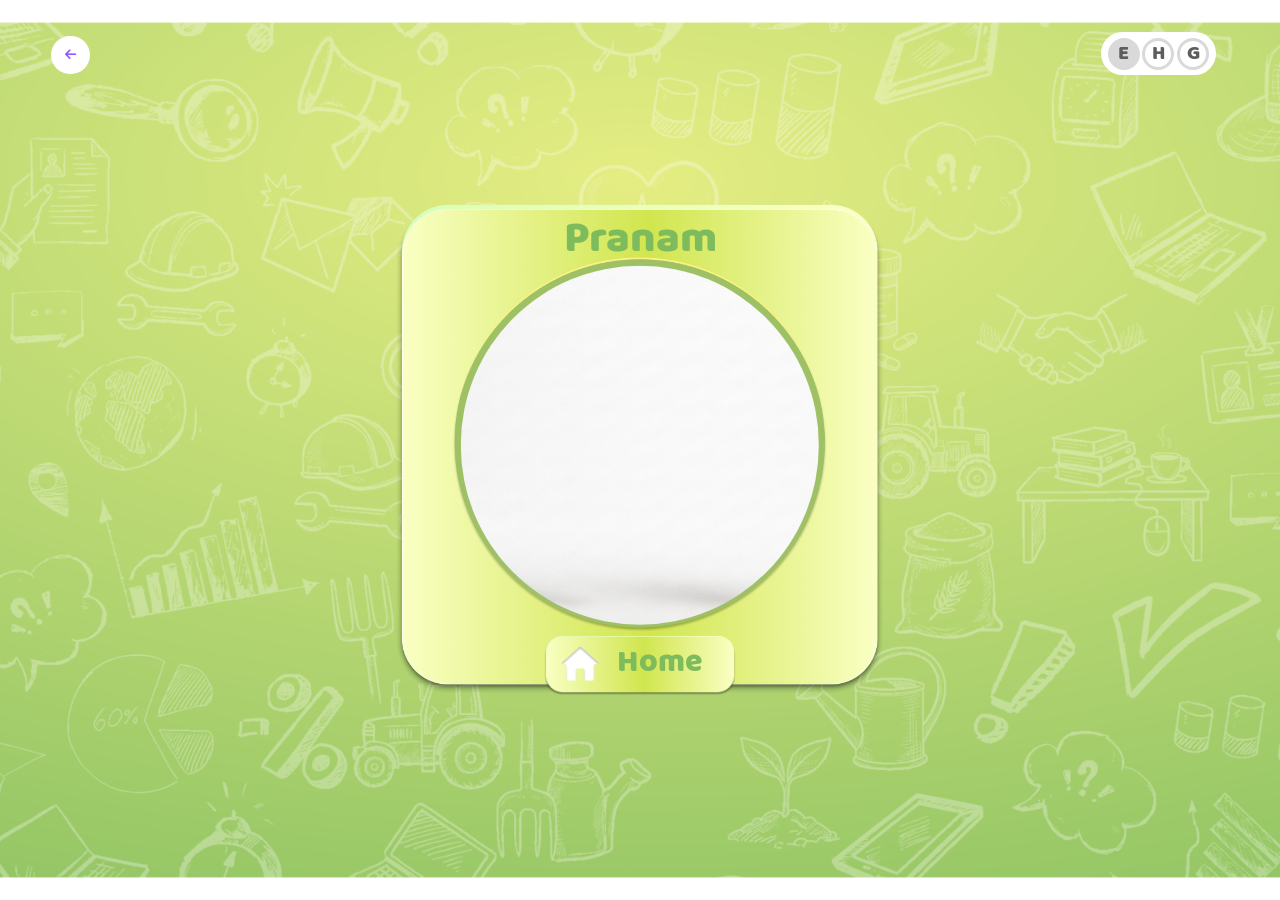
<file: pranam.html>
<!doctype html>
<html lang="en">
  <head>
    <meta charset="UTF-8" />
    <meta name="viewport" content="width=device-width, initial-scale=1.0" />
    <title data-lang-key="pranam"></title>
    <link rel="stylesheet" href="./fontawesome/css/fontawesome.min.css" />
    <link rel="stylesheet" href="./fontawesome/css/solid.min.css" />
    <link rel="stylesheet" href="./assets/css/style.css" />
    <style>
      body {
        width: 100vw !important;
        height: 100%;
        background-image: url("./assets/images/bg-img.png");
        background-size: cover;
        background-repeat: no-repeat;
        background-position: center;
        background-attachment: fixed;
        overflow-x: hidden;
        opacity: 1;
        transition: opacity 0.5s ease;
      }
    </style>
  </head>
  <body>
    <a href="example.html" class="back-btn">
      <i class="fa-solid fa-arrow-left"></i>
    </a>

    <div class="language-container">
      <div class="english active">E</div>
      <div class="hindi">H</div>
      <div class="gujrati">G</div>
    </div>

    <div class="pranam-container">
      <div class="pranam-img">
        <div class="pranam-video">
          <video
            src="./assets/videos/pranam.mp4"
            preload="auto"
            autoplay
            muted
            loop
            playsinline
          ></video>
        </div>
        <span data-lang-key="pranam"></span>
        <img src="./assets/images/pranam-img.png" alt="" />
      </div>
      <a href="index.html" class="home-btn-1">
        <span data-lang-key="home"></span>
        <img src="./assets/images/home-btn-1.png" alt="" />
      </a>
    </div>

    <script src="./assets/js/data.js"></script>
    <script src="./assets/js/app.js"></script>

    <script>
      (function () {
        const pranamSound = new Audio("./assets/audio/pranam.mp3");
        pranamSound.preload = "auto";

        let hasPlayed = false;

        function playPranamOnce() {
          if (hasPlayed) return;
          hasPlayed = true;

          const playPromise = pranamSound.play();
          if (playPromise !== undefined) {
            playPromise.catch(() => {
              hasPlayed = false;
              const retry = () => {
                document.removeEventListener("click", retry);
                document.removeEventListener("keydown", retry);
                document.removeEventListener("touchstart", retry);
                playPranamOnce();
              };
              document.addEventListener("click", retry, { once: true });
              document.addEventListener("keydown", retry, { once: true });
              document.addEventListener("touchstart", retry, { once: true });
            });
          }
        }

        window.addEventListener("DOMContentLoaded", playPranamOnce);
      })();
    </script>
  </body>
</html>
</file>
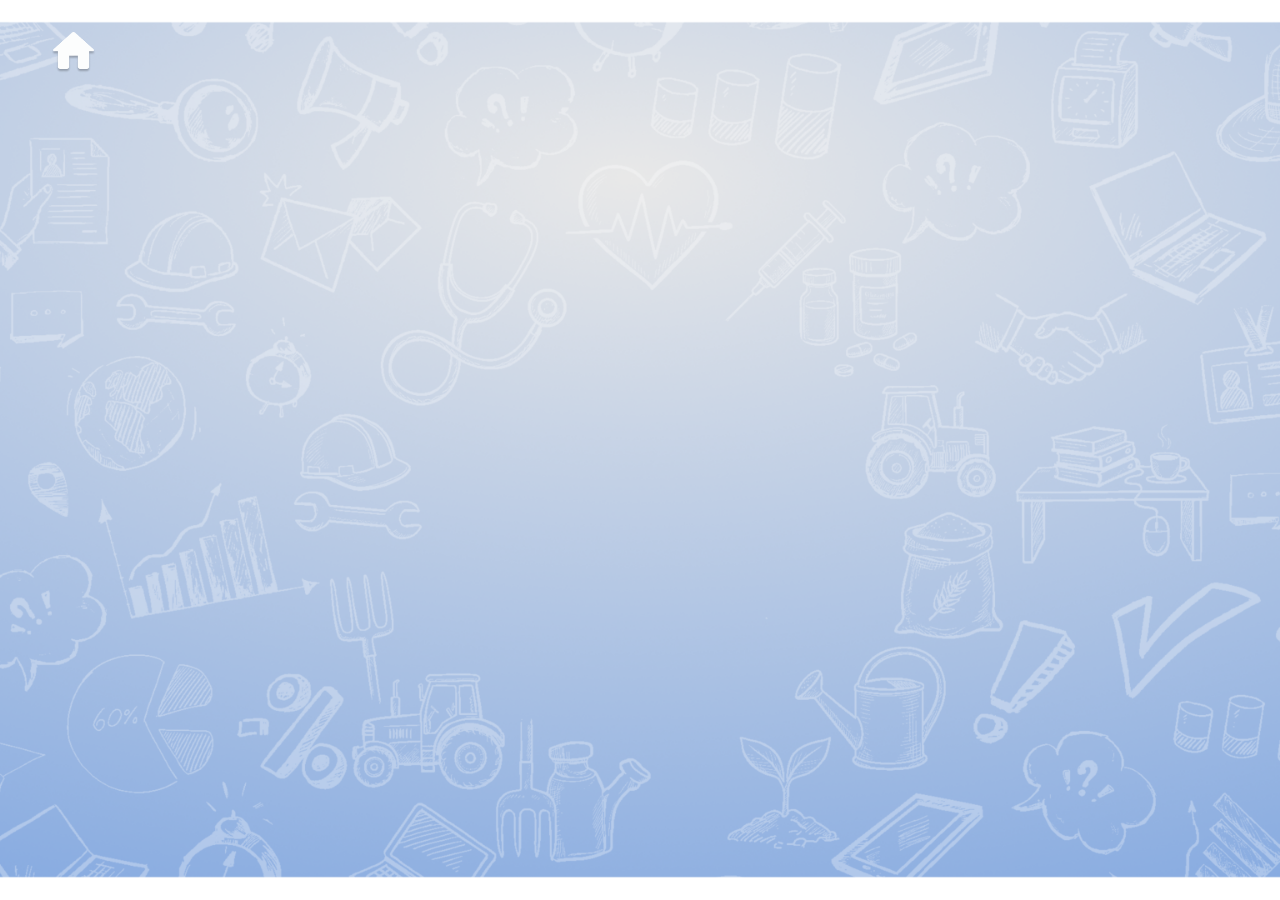
<file: what.html>
<!doctype html>
<html lang="en">
  <head>
    <meta charset="UTF-8" />
    <meta name="viewport" content="width=device-width, initial-scale=1.0" />
    <title>Document</title>

    <link
      rel="stylesheet"
      href="./assets/css/swiper-bundle.min.css"
    />

    <link rel="stylesheet" href="./assets/css/style.css" />
    <link rel="stylesheet" href="./assets/css/swiper.css" />

    <style>
      body {
        width: 100vw !important;
        height: 100%;
        margin: 0;
        overflow-x: hidden;
        background-color: white;
        position: relative;
      }

      body::before {
        content: "";
        position: fixed;
        inset: 0;
        width: 100vw;
        height: 100%;
        background-image: url("./assets/images/bg-img1.png");
        background-size: cover;
        background-repeat: no-repeat;
        background-position: center;
        background-attachment: fixed;
        transform: scale(0);
        transform-origin: center center;
        transition: transform 1.1s cubic-bezier(0.22, 1, 0.36, 1);
        z-index: -1;
      }

      body.bg-loaded::before {
        transform: scale(1);
      }

      /* Initially hide everything */
      body > * {
        opacity: 0;
        transition: opacity 0.65s ease;
      }

      body.content-loaded > * {
        opacity: 1;
      }

      .page-title {
        width: 30vw;
        height: 7vw;
        padding-top: 0 !important;
        padding: 0 0.5vw;
      }

      .page-title span {
        font-size: 2.5vw;
      }

      /* ================= CENTER SWIPER SECTION ================= */

      .main-swiper-section {
        position: fixed;
        left: 50%;
        top: 55%;
        transform: translate(-50%, calc(-50% + 8vw));
        width: 100vw;
        height: 34vw;
        display: flex;
        flex-direction: column;
        align-items: center;
        justify-content: center;
        z-index: 50;
        pointer-events: none;
        opacity: 0;
        transition:
          opacity 0.75s ease,
          transform 0.9s cubic-bezier(0.22, 1, 0.36, 1);
      }

      body.content-loaded .main-swiper-section {
        opacity: 1;
        transform: translate(-50%, -50%);
      }

      .media-box {
        position: relative;
        width: 44vw;
        height: 25vw;
        border: 0.4vw solid #ffffff;
        border-radius: 2vw;
        background: #ffffff;
        overflow: hidden;
        box-shadow: 0 0.4vw 1vw rgba(0, 0, 0, 0.18);
        pointer-events: auto;
      }

      .videoSwiper,
      .videoSwiper .swiper-wrapper,
      .videoSwiper .swiper-slide {
        width: 100%;
        height: 100%;
      }

      .videoSwiper .swiper-slide {
        overflow: hidden;
      }

      .videoSwiper video {
        width: 100%;
        height: 100%;
        object-fit: cover;
        display: block;
      }

      /* ================= TEXT SWIPER ================= */

      .text-area {
        position: relative;
        margin-top: 3vw;
        width: 100vw;
        min-height: 7vw;
        display: flex;
        justify-content: center;
        align-items: center;
        pointer-events: auto;

        --text-box-width: 42vw;
      }

      /* Permanent background box - it will not fade with Swiper */
      .text-area::before {
        content: "";
        position: absolute;
        left: 50%;
        top: 50%;
        width: var(--text-box-width);
        height: 7vw;
        transform: translate(-50%, -50%);
        border: 0.3vw solid #ffffff;
        border-radius: 10vw;
        background: rgba(255, 255, 255, 0.35);
        backdrop-filter: blur(2vw);
        -webkit-backdrop-filter: blur(2vw);
        box-shadow: 0 0.3vw 0.6vw rgba(0, 0, 0, 0.18);
        z-index: 1;
        transition: width 0.35s ease;
        pointer-events: none;
      }

      .textSwiper {
        position: relative;
        z-index: 2;
        width: 100vw;
        height: 7vw;
        overflow: visible;
      }

      .textSwiper .swiper-wrapper,
      .textSwiper .swiper-slide {
        height: 100%;
      }

      .textSwiper .swiper-slide {
        width: 100% !important;
        display: flex !important;
        justify-content: center;
        align-items: center;
      }

      .textSwiper .slide-text-container {
        position: relative;
        z-index: 3;
        width: var(--text-box-width);
        min-width: 42vw;
        max-width: 60vw;
        height: 7vw;
        padding: 0 2.2vw;

        background: transparent !important;
        border: none !important;
        box-shadow: none !important;
        backdrop-filter: none !important;
        -webkit-backdrop-filter: none !important;

        display: flex;
        justify-content: center;
        align-items: center;
        box-sizing: border-box;
        margin: 0 auto;
      }

      .textSwiper .slide-text-container::before {
        display: none !important;
      }

      .textSwiper .slide-text-container p {
        margin: 0;
        position: relative;
        z-index: 4;
        color: #545454;
        font-size: 2vw;
        line-height: 1.1;
        font-weight: 700;
        text-align: center;
        text-shadow: 0.12vw 0.16vw 0.15vw rgba(0, 0, 0, 0.35);
        white-space: normal;
          font-family: "MomoTrustDisplay";

      }

      body[data-lang="hi"] .textSwiper .slide-text-container p {
        font-family: "ITFDevanagari" !important;
      }

      body[data-lang="gu"] .textSwiper .slide-text-container p {
        font-family: "NotoSansGujaratiRegular" !important;
      }

      /* ================= NAVIGATION BUTTONS ================= */

      .swiper-nav-btn {
        position: fixed;
        top: 49%;
        transform: translateY(-50%);
        width: 4.8vw;
        height: 4.8vw;
        border: none;
        outline: none;
        background: transparent;
        cursor: pointer;
        z-index: 80;
        padding: 0;
        transition:
          opacity 0.45s ease,
          visibility 0.45s ease;
      }

      .swiper-nav-btn img {
        position: absolute;
        inset: 0;
        width: 100%;
        height: 100%;
        object-fit: contain;
        display: block;
        pointer-events: none;
        transition: opacity 0.25s ease;
      }

      .swiper-nav-btn .hover-img {
        opacity: 0;
      }

      .swiper-nav-btn:hover .normal-img {
        opacity: 0;
      }

      .swiper-nav-btn:hover .hover-img {
        opacity: 1;
      }

      .swiper-prev-btn {
        left: 17vw;
      }

      .swiper-next-btn {
        right: 17vw;
      }

      .swiper-nav-btn.is-hidden {
        opacity: 0 !important;
        visibility: hidden;
        pointer-events: none;
      }

      .pages .page.is-open,
      .pages .page.is-open:hover {
        transform: translateX(1vw);
      }
    </style>
  </head>

  <body>
    <a class="home-btn" href="index.html">
      <img src="./assets/images/home-btn.png" alt="" />
    </a>

    <div class="page-title">
      <span data-lang-key="title-1"></span>
    </div>

    <div class="pages">
      <div class="page page-1">
        <a href="what.html" data-lang-key="num.1"></a>
        <div data-lang-key="title-1"></div>
      </div>

      <div class="page page-2">
        <a href="whose.html" data-lang-key="num.2"></a>
        <div data-lang-key="title-2"></div>
      </div>

      <div class="page page-3">
        <a href="how-should-we-respect.html" data-lang-key="num.3"></a>
        <div data-lang-key="title-3"></div>
      </div>

      <div class="page page-4">
        <a href="how-should-we-work.html" data-lang-key="num.4"></a>
        <div data-lang-key="title-4"></div>
      </div>
    </div>

    <!-- Center Swiper -->
    <main class="main-swiper-section">
      <div class="media-box">
        <div class="swiper videoSwiper">
          <div class="swiper-wrapper">
            <div class="swiper-slide">
              <video
                src="./assets/videos/1-1.mp4"
                preload="auto"
                autoplay
                muted
                loop
                playsinline
              ></video>
            </div>

            <div class="swiper-slide">
              <video
                src="./assets/videos/1-2.mp4"
                preload="none"
                muted
                loop
                playsinline
              ></video>
            </div>

            <div class="swiper-slide">
              <video
                src="./assets/videos/1-3.mp4"
                preload="none"
                muted
                loop
                playsinline
              ></video>
            </div>
          </div>
        </div>
      </div>

      <div class="text-area">
        <div class="swiper textSwiper">
          <div class="swiper-wrapper">
            <div class="swiper-slide">
              <div class="slide-text-container">
                <p data-lang-key="slide-1.1"></p>
              </div>
            </div>

            <div class="swiper-slide">
              <div class="slide-text-container">
                <p data-lang-key="slide-1.2"></p>
              </div>
            </div>

            <div class="swiper-slide">
              <div class="slide-text-container">
                <p data-lang-key="slide-1.3"></p>
              </div>
            </div>
          </div>
        </div>
      </div>
    </main>

    <!-- Swiper Navigation Buttons -->
    <button class="swiper-nav-btn swiper-prev-btn is-hidden" type="button">
      <img
        class="normal-img"
        src="./assets/images/prev-btn.png"
        alt="Previous"
      />
      <img
        class="hover-img"
        src="./assets/images/prev-btn-hover.png"
        alt="Previous Hover"
      />
    </button>

    <button class="swiper-nav-btn swiper-next-btn" type="button">
      <img class="normal-img" src="./assets/images/next-btn.png" alt="Next" />
      <img
        class="hover-img"
        src="./assets/images/next-btn-hover.png"
        alt="Next Hover"
      />
    </button>

    <!-- nav-container -->
    <div class="language-container">
      <div class="english active">E</div>
      <div class="hindi">H</div>
      <div class="gujrati">G</div>
    </div>

    <script src="./assets/js/swiper-bundle.min.js"></script>
    <script src="./assets/js/data.js"></script>
    <script src="./assets/js/app.js"></script>

    <script>
      const prevBtn = document.querySelector(".swiper-prev-btn");
      const nextBtn = document.querySelector(".swiper-next-btn");

      const videoSwiper = new Swiper(".videoSwiper", {
        slidesPerView: 1,
        speed: 850,
        effect: "slide",
        allowTouchMove: true,
        grabCursor: true,
      });

      const textSwiper = new Swiper(".textSwiper", {
        slidesPerView: 1,
        speed: 650,
        effect: "fade",
        fadeEffect: {
          crossFade: true,
        },
        allowTouchMove: false,
      });

      videoSwiper.controller.control = textSwiper;
      textSwiper.controller.control = videoSwiper;

      document.addEventListener("languageApplied", updateTextWidth);

      if (document.fonts && document.fonts.ready) {
        document.fonts.ready.then(() => {
          requestAnimationFrame(() => requestAnimationFrame(updateTextWidth));
        });
      }

      function updateButtons() {
        if (videoSwiper.isBeginning) {
          prevBtn.classList.add("is-hidden");
        } else {
          prevBtn.classList.remove("is-hidden");
        }

        if (videoSwiper.isEnd) {
          nextBtn.classList.add("is-hidden");
        } else {
          nextBtn.classList.remove("is-hidden");
        }
      }

      function playActiveVideo() {
        document
          .querySelectorAll(".videoSwiper video")
          .forEach((video, index) => {
            if (index === videoSwiper.activeIndex) {
              video.preload = "auto";
              video.play().catch(() => {});
            } else {
              video.pause();
              video.currentTime = 0;
              // inactive slides must not download until their slide is reached
              video.preload = "none";
            }
          });
      }

      function updateTextWidth() {
        const activeSlide = document.querySelector(
          ".textSwiper .swiper-slide-active .slide-text-container",
        );

        if (!activeSlide) return;

        const text = activeSlide.querySelector("p");
        if (!text) return;

        const prevWhiteSpace = text.style.whiteSpace;
        text.style.whiteSpace = "nowrap";
        const textWidth = text.scrollWidth;
        text.style.whiteSpace = prevWhiteSpace;
        const minWidth = window.innerWidth * 0.42;
        const maxWidth = window.innerWidth * 0.6;
        const extraPadding = window.innerWidth * 0.07;

        let finalWidth = textWidth + extraPadding;

        if (finalWidth < minWidth) finalWidth = minWidth;
        if (finalWidth > maxWidth) finalWidth = maxWidth;

        const textArea = document.querySelector(".text-area");

        if (textArea) {
          textArea.style.setProperty("--text-box-width", finalWidth + "px");
        }

        document
          .querySelectorAll(".textSwiper .slide-text-container")
          .forEach((box) => {
            box.style.width = finalWidth + "px";
          });
      }

      nextBtn.addEventListener("click", () => {
        updateTextWidth();
        videoSwiper.slideNext();
      });

      prevBtn.addEventListener("click", () => {
        updateTextWidth();
        videoSwiper.slidePrev();
      });

      videoSwiper.on("slideChangeTransitionStart", () => {
        updateButtons();
        playActiveVideo();
        updateTextWidth();
      });

      videoSwiper.on("slideChangeTransitionEnd", () => {
        updateButtons();
        playActiveVideo();
        updateTextWidth();
      });

      textSwiper.on("slideChangeTransitionStart", () => {
        updateTextWidth();
      });

      textSwiper.on("slideChangeTransitionEnd", () => {
        updateTextWidth();
      });

      window.addEventListener("load", () => {
        updateButtons();
        playActiveVideo();

        document.body.classList.add("bg-loaded");

        setTimeout(() => {
          document.body.classList.add("content-loaded");

          setTimeout(() => {
            updateTextWidth();
          }, 300);
        }, 1100);
      });

      window.addEventListener("resize", () => {
        updateTextWidth();
      });

      const langBtns = document.querySelectorAll(
        ".english, .hindi, .gujrati, .gujarati",
      );

      langBtns.forEach((btn) => {
        btn.addEventListener("click", () => {
          setTimeout(() => {
            updateTextWidth();
          }, 250);
        });
      });

      /* ================= PAGE TILE CLICK OPEN + SECOND CLICK NAVIGATE ================= */

      const pageTiles = document.querySelectorAll(".pages .page");

      pageTiles.forEach((page) => {
        page.addEventListener("click", (e) => {
          e.preventDefault();

          const link = page.querySelector("a");
          if (!link) return;

          if (page.classList.contains("is-open")) {
            navigateWithSound(link.getAttribute("href"), topicClickSound, 900);
            return;
          }

          pageTiles.forEach((item) => {
            item.classList.remove("is-open");
          });

          page.classList.add("is-open");
        });
      });
    </script>
  </body>
</html>
</file>
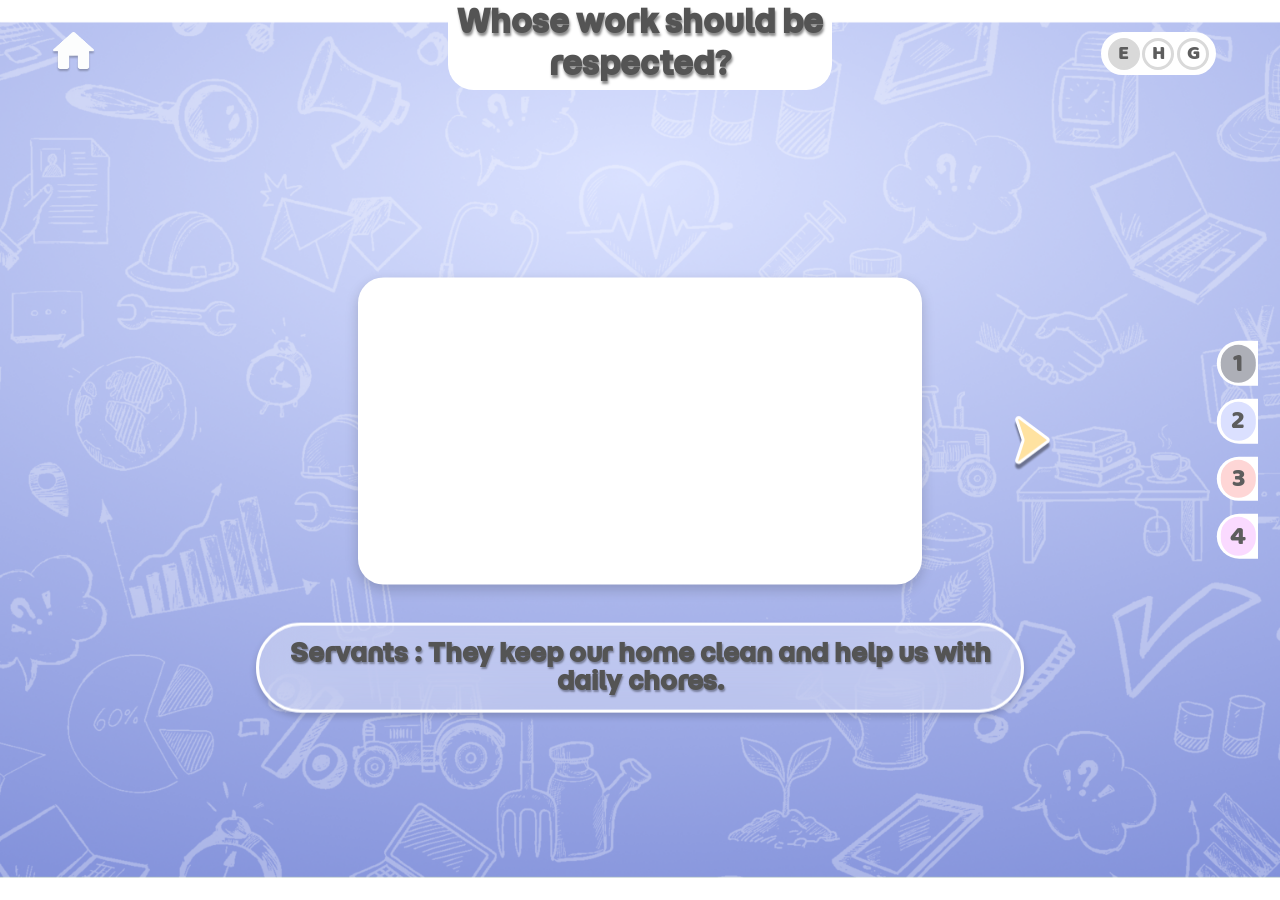
<file: whose.html>
<!doctype html>
<html lang="en">
  <head>
    <meta charset="UTF-8" />
    <meta name="viewport" content="width=device-width, initial-scale=1.0" />
    <title>Document</title>

    <link
      rel="stylesheet"
      href="./assets/css/swiper-bundle.min.css"
    />

    <link rel="stylesheet" href="./assets/css/style.css" />
    <link rel="stylesheet" href="./assets/css/swiper.css" />

    <style>
      body {
        width: 100vw !important;
        height: 100%;
        margin: 0;
        overflow-x: hidden;
        background-color: white;
        position: relative;
      }

      body::before {
        content: "";
        position: fixed;
        inset: 0;
        width: 100vw;
        height: 100%;
        background-image: url("./assets/images/bg-img2.png");
        background-size: cover;
        background-repeat: no-repeat;
        background-position: center;
        background-attachment: fixed;
        transform: scale(0);
        transform-origin: center center;
        transition: transform 1.1s cubic-bezier(0.22, 1, 0.36, 1);
        z-index: -1;
      }

      body.bg-loaded::before {
        transform: scale(1);
      }

      body > * {
        opacity: 0;
        transition: opacity 0.65s ease;
      }

      body.content-loaded > * {
        opacity: 1;
      }

      .page-title {
        width: 30vw;
        height: 7vw;
        padding-top: 0 !important;
        padding: 0 0.5vw;
      }

      .page-title span {
        font-size: 2.5vw;
      }

      /* ================= CENTER SWIPER SECTION ================= */

      .main-swiper-section {
        position: fixed;
        left: 50%;
        top: 55%;
        transform: translate(-50%, calc(-50% + 8vw));
        width: 100vw;
        height: 34vw;
        display: flex;
        flex-direction: column;
        align-items: center;
        justify-content: center;
        z-index: 50;
        pointer-events: none;
        opacity: 0;
        transition:
          opacity 0.75s ease,
          transform 0.9s cubic-bezier(0.22, 1, 0.36, 1);
      }

      body.content-loaded .main-swiper-section {
        opacity: 1;
        transform: translate(-50%, -50%);
      }

      .media-box {
        position: relative;
        width: 44vw;
        height: 25vw;
        border: 0.4vw solid #ffffff;
        border-radius: 2vw;
        background: #ffffff;
        overflow: hidden;
        box-shadow: 0 0.4vw 1vw rgba(0, 0, 0, 0.18);
        pointer-events: auto;
      }

      .videoSwiper,
      .videoSwiper .swiper-wrapper,
      .videoSwiper .swiper-slide {
        width: 100%;
        height: 100%;
      }

      .videoSwiper .swiper-slide {
        overflow: hidden;
      }

      .videoSwiper video {
        width: 100%;
        height: 100%;
        object-fit: cover;
        display: block;
      }

      /* ================= TEXT SWIPER ================= */

      .text-area {
        position: relative;
        margin-top: 3vw;
        width: 100vw;
        min-height: 7vw;
        display: flex;
        justify-content: center;
        align-items: center;
        pointer-events: auto;

        --text-box-width: 42vw;
      }

      /* Permanent background box - it will not fade with Swiper */
      .text-area::before {
        content: "";
        position: absolute;
        left: 50%;
        top: 50%;
        width: var(--text-box-width);
        height: 7vw;
        transform: translate(-50%, -50%);
        border: 0.3vw solid #ffffff;
        border-radius: 10vw;
        background: rgba(255, 255, 255, 0.297);
        backdrop-filter: blur(2vw);
        -webkit-backdrop-filter: blur(2vw);
        box-shadow: 0 0.3vw 0.6vw rgba(0, 0, 0, 0.18);
        z-index: 1;
        transition: width 0.35s ease;
        pointer-events: none;
      }

      .textSwiper {
        position: relative;
        z-index: 2;
        width: 100vw;
        height: 7vw;
        overflow: visible;
      }

      .textSwiper .swiper-wrapper,
      .textSwiper .swiper-slide {
        height: 100%;
      }

      .textSwiper .swiper-slide {
        width: 100% !important;
        display: flex !important;
        justify-content: center;
        align-items: center;
      }

      .textSwiper .slide-text-container {
        position: relative;
        z-index: 3;
        width: var(--text-box-width);
        min-width: 42vw;
        max-width: 60vw;
        height: 7vw;
        padding: 0 2.2vw;

        background: transparent !important;
        border: none !important;
        box-shadow: none !important;
        backdrop-filter: none !important;
        -webkit-backdrop-filter: none !important;

        display: flex;
        justify-content: center;
        align-items: center;
        box-sizing: border-box;
        margin: 0 auto;
      }

      .textSwiper .slide-text-container::before {
        display: none !important;
      }

      .textSwiper .slide-text-container p {
        margin: 0;
        position: relative;
        z-index: 4;
        color: #545454;
        font-size: 2vw;
        line-height: 1.1;
        font-weight: 700;
        text-align: center;
        text-shadow: 0.12vw 0.16vw 0.15vw rgba(0, 0, 0, 0.35);
        white-space: normal;
          font-family: "MomoTrustDisplay";

      }

      body[data-lang="hi"] .textSwiper .slide-text-container p {
        font-family: "ITFDevanagari" !important;
      }

      body[data-lang="gu"] .textSwiper .slide-text-container p {
        font-family: "NotoSansGujaratiRegular" !important;
      }

      /* ================= NAVIGATION BUTTONS ================= */

      .swiper-nav-btn {
        position: fixed;
        top: 49%;
        transform: translateY(-50%);
        width: 4.8vw;
        height: 4.8vw;
        border: none;
        outline: none;
        background: transparent;
        cursor: pointer;
        z-index: 80;
        padding: 0;
        transition:
          opacity 0.45s ease,
          visibility 0.45s ease;
      }

      .swiper-nav-btn img {
        position: absolute;
        inset: 0;
        width: 100%;
        height: 100%;
        object-fit: contain;
        display: block;
        pointer-events: none;
        transition: opacity 0.25s ease;
      }

      .swiper-nav-btn .hover-img {
        opacity: 0;
      }

      .swiper-nav-btn:hover .normal-img {
        opacity: 0;
      }

      .swiper-nav-btn:hover .hover-img {
        opacity: 1;
      }

      .swiper-prev-btn {
        left: 17vw;
      }

      .swiper-next-btn {
        right: 17vw;
      }

      .swiper-nav-btn.is-hidden {
        opacity: 0 !important;
        visibility: hidden;
        pointer-events: none;
      }

      .pages .page.is-open,
      .pages .page.is-open:hover {
        transform: translateX(1vw);
      }
    </style>
  </head>

  <body>
    <a class="home-btn" href="index.html">
      <img src="./assets/images/home-btn.png" alt="" />
    </a>

    <div class="page-title">
      <span data-lang-key="title-2"></span>
    </div>

    <div class="pages">
      <div class="page page-1">
        <a href="what.html" data-lang-key="num.1"></a>
        <div data-lang-key="title-1"></div>
      </div>

      <div class="page page-2">
        <a href="whose.html" data-lang-key="num.2"></a>
        <div data-lang-key="title-2"></div>
      </div>

      <div class="page page-3">
        <a href="how-should-we-respect.html" data-lang-key="num.3"></a>
        <div data-lang-key="title-3"></div>
      </div>

      <div class="page page-4">
        <a href="how-should-we-work.html" data-lang-key="num.4"></a>
        <div data-lang-key="title-4"></div>
      </div>
    </div>

    <!-- Center Swiper -->
    <main class="main-swiper-section">
      <div class="media-box">
        <div class="swiper videoSwiper">
          <div class="swiper-wrapper">
            <div class="swiper-slide">
              <video
                src="./assets/videos/2-1.mp4"
                preload="auto"
                autoplay
                muted
                loop
                playsinline
              ></video>
            </div>

            <div class="swiper-slide">
              <video
                src="./assets/videos/2-2.mp4"
                preload="none"
                muted
                loop
                playsinline
              ></video>
            </div>

            <div class="swiper-slide">
              <video
                src="./assets/videos/2-3.mp4"
                preload="none"
                muted
                loop
                playsinline
              ></video>
            </div>

            <div class="swiper-slide">
              <video
                src="./assets/videos/2-4.mp4"
                preload="none"
                muted
                loop
                playsinline
              ></video>
            </div>

            <div class="swiper-slide">
              <video
                src="./assets/videos/2-5.mp4"
                preload="none"
                muted
                loop
                playsinline
              ></video>
            </div>

            <div class="swiper-slide">
              <video
                src="./assets/videos/2-6.mp4"
                preload="none"
                muted
                loop
                playsinline
              ></video>
            </div>

            <div class="swiper-slide">
              <video
                src="./assets/videos/2-7.mp4"
                preload="none"
                muted
                loop
                playsinline
              ></video>
            </div>

            <div class="swiper-slide">
              <video
                src="./assets/videos/2-8.mp4"
                preload="none"
                muted
                loop
                playsinline
              ></video>
            </div>

            <div class="swiper-slide">
              <video
                src="./assets/videos/2-9.mp4"
                preload="none"
                muted
                loop
                playsinline
              ></video>
            </div>
          </div>
        </div>
      </div>

      <div class="text-area">
        <div class="swiper textSwiper">
          <div class="swiper-wrapper">
            <div class="swiper-slide">
              <div class="slide-text-container">
                <p data-lang-key="slide-2.1"></p>
              </div>
            </div>

            <div class="swiper-slide">
              <div class="slide-text-container">
                <p data-lang-key="slide-2.2"></p>
              </div>
            </div>

            <div class="swiper-slide">
              <div class="slide-text-container">
                <p data-lang-key="slide-2.3"></p>
              </div>
            </div>

            <div class="swiper-slide">
              <div class="slide-text-container">
                <p data-lang-key="slide-2.4"></p>
              </div>
            </div>

            <div class="swiper-slide">
              <div class="slide-text-container">
                <p data-lang-key="slide-2.5"></p>
              </div>
            </div>

            <div class="swiper-slide">
              <div class="slide-text-container">
                <p data-lang-key="slide-2.6"></p>
              </div>
            </div>

            <div class="swiper-slide">
              <div class="slide-text-container">
                <p data-lang-key="slide-2.7"></p>
              </div>
            </div>

            <div class="swiper-slide">
              <div class="slide-text-container">
                <p data-lang-key="slide-2.8"></p>
              </div>
            </div>

            <div class="swiper-slide">
              <div class="slide-text-container">
                <p data-lang-key="slide-2.9"></p>
              </div>
            </div>
          </div>
        </div>
      </div>
    </main>

    <!-- Swiper Navigation Buttons -->
    <button class="swiper-nav-btn swiper-prev-btn is-hidden" type="button">
      <img
        class="normal-img"
        src="./assets/images/prev-btn.png"
        alt="Previous"
      />
      <img
        class="hover-img"
        src="./assets/images/prev-btn-hover.png"
        alt="Previous Hover"
      />
    </button>

    <button class="swiper-nav-btn swiper-next-btn" type="button">
      <img class="normal-img" src="./assets/images/next-btn.png" alt="Next" />
      <img
        class="hover-img"
        src="./assets/images/next-btn-hover.png"
        alt="Next Hover"
      />
    </button>

    <!-- nav-container -->
    <div class="language-container">
      <div class="english active">E</div>
      <div class="hindi">H</div>
      <div class="gujrati">G</div>
    </div>

    <script src="./assets/js/swiper-bundle.min.js"></script>
    <script src="./assets/js/data.js"></script>
    <script src="./assets/js/app.js"></script>

    <script>
      const prevBtn = document.querySelector(".swiper-prev-btn");
      const nextBtn = document.querySelector(".swiper-next-btn");

      const videoSwiper = new Swiper(".videoSwiper", {
        slidesPerView: 1,
        speed: 850,
        effect: "slide",
        allowTouchMove: true,
        grabCursor: true,
      });

      const textSwiper = new Swiper(".textSwiper", {
        slidesPerView: 1,
        speed: 650,
        effect: "fade",
        fadeEffect: {
          crossFade: true,
        },
        allowTouchMove: false,
      });

      videoSwiper.controller.control = textSwiper;
      textSwiper.controller.control = videoSwiper;

      document.addEventListener("languageApplied", updateTextWidth);

      if (document.fonts && document.fonts.ready) {
        document.fonts.ready.then(() => {
          requestAnimationFrame(() => requestAnimationFrame(updateTextWidth));
        });
      }

      function updateButtons() {
        if (videoSwiper.isBeginning) {
          prevBtn.classList.add("is-hidden");
        } else {
          prevBtn.classList.remove("is-hidden");
        }

        if (videoSwiper.isEnd) {
          nextBtn.classList.add("is-hidden");
        } else {
          nextBtn.classList.remove("is-hidden");
        }
      }

      function playActiveVideo() {
        document
          .querySelectorAll(".videoSwiper video")
          .forEach((video, index) => {
            if (index === videoSwiper.activeIndex) {
              video.preload = "auto";
              video.play().catch(() => {});
            } else {
              video.pause();
              video.currentTime = 0;
              // inactive slides must not download until their slide is reached
              video.preload = "none";
            }
          });
      }

      function updateTextWidth() {
        const activeSlide = document.querySelector(
          ".textSwiper .swiper-slide-active .slide-text-container",
        );

        if (!activeSlide) return;

        const text = activeSlide.querySelector("p");
        if (!text) return;

        const prevWhiteSpace = text.style.whiteSpace;
        text.style.whiteSpace = "nowrap";
        const textWidth = text.scrollWidth;
        text.style.whiteSpace = prevWhiteSpace;
        const minWidth = window.innerWidth * 0.42;
        const maxWidth = window.innerWidth * 0.6;
        const extraPadding = window.innerWidth * 0.07;

        let finalWidth = textWidth + extraPadding;

        if (finalWidth < minWidth) finalWidth = minWidth;
        if (finalWidth > maxWidth) finalWidth = maxWidth;

        const textArea = document.querySelector(".text-area");

        if (textArea) {
          textArea.style.setProperty("--text-box-width", finalWidth + "px");
        }

        document
          .querySelectorAll(".textSwiper .slide-text-container")
          .forEach((box) => {
            box.style.width = finalWidth + "px";
          });
      }

      nextBtn.addEventListener("click", () => {
        updateTextWidth();
        videoSwiper.slideNext();
      });

      prevBtn.addEventListener("click", () => {
        updateTextWidth();
        videoSwiper.slidePrev();
      });

      videoSwiper.on("slideChangeTransitionStart", () => {
        updateButtons();
        playActiveVideo();
        updateTextWidth();
      });

      videoSwiper.on("slideChangeTransitionEnd", () => {
        updateButtons();
        playActiveVideo();
        updateTextWidth();
      });

      textSwiper.on("slideChangeTransitionStart", () => {
        updateTextWidth();
      });

      textSwiper.on("slideChangeTransitionEnd", () => {
        updateTextWidth();
      });

      window.addEventListener("load", () => {
        updateButtons();
        playActiveVideo();

        document.body.classList.add("bg-loaded");

        setTimeout(() => {
          document.body.classList.add("content-loaded");

          setTimeout(() => {
            updateTextWidth();
          }, 300);
        }, 1100);
      });

      window.addEventListener("resize", () => {
        updateTextWidth();
      });

      const langBtns = document.querySelectorAll(
        ".english, .hindi, .gujrati, .gujarati",
      );

      langBtns.forEach((btn) => {
        btn.addEventListener("click", () => {
          setTimeout(() => {
            updateTextWidth();
          }, 250);
        });
      });

      /* ================= PAGE TILE CLICK OPEN + SECOND CLICK NAVIGATE ================= */

      const pageTiles = document.querySelectorAll(".pages .page");

      pageTiles.forEach((page) => {
        page.addEventListener("click", (e) => {
          e.preventDefault();

          const link = page.querySelector("a");
          if (!link) return;

          if (page.classList.contains("is-open")) {
            navigateWithSound(link.getAttribute("href"), topicClickSound, 900);
            return;
          }

          pageTiles.forEach((item) => {
            item.classList.remove("is-open");
          });

          page.classList.add("is-open");
        });
      });
    </script>
  </body>
</html>
</file>
<file: assets/css/style.css>
@font-face {
  font-family: "BalooRegular";
  src: url("../../fonts/Baloo Regular 400.ttf") format("truetype");
  font-weight: 400;
  font-style: normal;
  font-display: swap;
}

@font-face {
  font-family: "MomoTrustDisplay";
  src: url("../../fonts/MomoTrustDisplay-Regular.ttf") format("truetype");
  font-weight: 400;
  font-style: normal;
}

@font-face {
  font-family: "ITFDevanagari";
  src: url("../../fonts/ITFDevanagari-Bold-02.otf") format("opentype");
  font-weight: 700;
  font-style: normal;
  font-display: swap;
}

@font-face {
  font-family: "NotoSansGujaratiBold";
  src: url("../../fonts/NotoSansGujarati-Bold.ttf") format("truetype");
  font-weight: 700;
  font-style: normal;
  font-display: swap;
}

@font-face {
  font-family: "NotoSansGujaratiRegular";
  src: url("../../fonts/NotoSansGujarati-Regular.ttf") format("truetype");
  font-weight: 400;
  font-style: normal;
  font-display: swap;
}


*,
*::before,
*::after {
  box-sizing: border-box;
  margin: 0;
  padding: 0;
}

html,
body {
  margin: 0;
  padding: 0;
  width: 100%;
  height: 100%;
}

body {
  width: 100vw !important;
  height: 100%;
  background-size: cover;
  background-repeat: no-repeat;
  background-position: center;
  background-attachment: fixed;
  overflow-x: hidden;
  opacity: 1;
  transition: opacity 0.5s ease;
}

body[data-lang="hi"] {
  font-family: "ITFDevanagari" !important;
}

body[data-lang="gu"] {
  font-family: "NotoSansGujaratiRegular" !important;
}

body[data-lang="hi"] .page-title span,
body[data-lang="hi"] .pages .page a,
body[data-lang="hi"] .pranam-img span,
body[data-lang="hi"] .home-btn-1 span {
  font-family: "ITFDevanagari" !important;
}

body[data-lang="gu"] .page-title span,
body[data-lang="gu"] .pages .page a,
body[data-lang="gu"] .pranam-img span,
body[data-lang="gu"] .home-btn-1 span {
  font-family: "NotoSansGujaratiRegular" !important;
}

body[data-lang="gu"] .page-title {
  padding-top: 0.6vw !important;
}

body[data-lang="gu"] .page-title span {
  line-height: 1.3;
}

body[data-lang="gu"] .pages .page div {
  font-size: 1vw !important;
  line-height: 1.15;
}

.home-btn {
  position: fixed;
  top: 2.5vw;
  left: 4%;
  width: 3.5vw;
  z-index: 1000;
  transition: opacity 0.2s ease;
  cursor: pointer;
  opacity: 1;
}

.home-btn:hover {
  opacity: 0.7;
}

.home-btn img {
  width: 100%;
  display: block;
}

.page-title {
  position: relative;
  width: 40vw;
  top: 0%;
  left: 50%;
  height: 8vw;
  text-align: center;
  z-index: 10000;
  transition: opacity 3s ease;
  transform: translateX(-50%);
  background-color: white;
  border-bottom-left-radius: 2vw;
  border-bottom-right-radius: 2vw;
  padding-top: 1.5vw;
}

.page-title span {
  font-size: 4.5vw;
  text-align: center;
  color: #545454;
  font-family: "MomoTrustDisplay";
  display: block;
  font-weight: bolder !important;
  text-shadow: 0.1vw 0.2vw 0.2vw rgba(0, 0, 0, 0.459);
}

.language-container {
  position: fixed;
  top: 2.5vw;
  right: 5%;
  display: flex;
  width: 9vw;
  padding: 0.2vw 0.3vw;
  height: auto;
  justify-content: space-between;
  align-items: center;
  font-family: "BalooRegular";
  border: 0.3vw solid white;
  background-color: #ffffff;
  border-radius: 50vw;
  pointer-events: auto;
  z-index: 1000;
}

.language-container div {
  width: 2.5vw;
  height: 2.5vw;
  font-size: 1.6vw;
  text-align: center;
  border: 0.3vw solid #D9D9D9;
  color: #5D5D5D;
  cursor: pointer;
  display: flex;
  justify-content: center;
  align-items: center;
  border-radius: 50%;
  font-family: "BalooRegular", sans-serif;
}

.language-container div:hover {
  background-color: #D9D9D9 !important;
}

.language-container div.active {
  background-color: #D9D9D9 !important;
}

.pages {
  position: absolute;
  top: 50%;
  right: 1.7vw;
  transform: translateY(-50%);
  width: 15vw;
  height: 18vw;
  display: flex;
  flex-direction: column;
  justify-content: space-around;
  align-items: center;
  overflow: hidden;
}

.pages .page {
  position: relative;
  transform: translateX(11vw);
  text-decoration: none;
  width: 13.5vw;
  height: 3.5vw;
  background-color: #ffffff;
  z-index: 99999;
  color: white;
  border-top-left-radius: 10vw;
  border-bottom-left-radius: 10vw;
  display: flex;
  align-items: center;
  padding-left: 0.3vw;
  transition: transform 0.2s ease-in
}

.pages .page a {
  display: flex;
  width: 3vw;
  height: 3vw;
  border-radius: 20vw;
  text-decoration: none;
  justify-content: center;
  align-items: center;
  color: #5d5d5d;
  font-size: 2vw;
  font-family: "BalooRegular";
}

.pages .page div {
  padding: 0.3vw;
  width: 85%;
  color: #5d5d5d;
  text-align: start;
  font-size: 1.1vw;
  font-weight: bold;
}

.page-1 a {
  background-color: #adafb7;
}

.page-2 a {
  background-color: #dbe0ff;
}

.page-3 a {
  background-color: #fed6d6;
}

.page-4 a {
  background-color: #fadaff;
}

.pages .page:hover {
  transform: translateX(10.2vw);
}


.pranam-container {
  position: absolute;
  width: 45vw;
  height: auto;
  top: 50% !important;
  left: 50% !important;
  transform: translate(-50%, -50%);
  display: flex;
  justify-content: center;
  align-items: center;
}

.pranam-container>.pranam-img {
  position: relative;
  width: 85%;
  height: auto;
  display: block;
}

.pranam-container>.pranam-img>img {
  width: 100%;
  display: block;
}

.pranam-video {
  position: absolute;
    left: 50%;
    top: 49%;
    transform: translate(-50%, -50%);
    width: 28vw;
    height: 28vw;
    border-radius: 50%;
    overflow: hidden;
    display: flex;
    justify-content: center;
    align-items: center;
    background-color: #f6f6f6;
    background-image: url(../images/pranam-bg-1.png);
    background-position: center;
    background-repeat: no-repeat;
    background-size: cover;
    z-index: 5;
}

.pranam-video video {
  width: 90%;
  height: 83%;
  object-fit: cover;

  -webkit-mask-image:
    linear-gradient(
      to bottom,
      transparent 0%,
      rgba(0, 0, 0, 0.8) 2%,
      rgba(0, 0, 0, 0.95) 4%,
      black 6%,
      black 90%,
      rgba(0, 0, 0, 0.95) 96%,
      rgba(0, 0, 0, 0.8) 98%,
      transparent 100%
    ),
    linear-gradient(
      to right,
      transparent 0%,
      rgba(0, 0, 0, 0.8) 2%,
      rgba(0, 0, 0, 0.95) 4%,
      black 6%,
      black 90%,
      rgba(0, 0, 0, 0.95) 96%,
      rgba(0, 0, 0, 0.8) 98%,
      transparent 100%
    );
  -webkit-mask-composite: source-in;

  mask-image:
    linear-gradient(
      to bottom,
      transparent 0%,
      rgba(0, 0, 0, 0.8) 2%,
      rgba(0, 0, 0, 0.95) 4%,
      black 6%,
      black 90%,
      rgba(0, 0, 0, 0.95) 96%,
      rgba(0, 0, 0, 0.8) 98%,
      transparent 100%
    ),
    linear-gradient(
      to right,
      transparent 0%,
      rgba(0, 0, 0, 0.8) 2%,
      rgba(0, 0, 0, 0.95) 4%,
      black 6%,
      black 90%,
      rgba(0, 0, 0, 0.95) 96%,
      rgba(0, 0, 0, 0.8) 98%,
      transparent 100%
    );
  mask-composite: intersect;

  -webkit-mask-repeat: no-repeat;
  mask-repeat: no-repeat;
  -webkit-mask-size: 100% 100%;
  mask-size: 100% 100%;
}

.pranam-img span {
  z-index: 15;
  position: absolute;
  top: 0%;
  left: 50%;
  font-size: 3.4vw;
  transform: translateX(-50%);
  font-family: "BalooRegular";
  color: #7EBB5D;
}

.pranam-container .home-btn-1 {
  position: absolute;
  top: 88%;
  left: 50%;
  transform: translateX(-50%) scale(1);
  width: 15vw;
  height: auto;
  transition: transform 0.2s ease;
  transform-origin: center center;
}

.pranam-container .home-btn-1:hover {
  transform: translateX(-50%) scale(1.5);
}

.pranam-container .home-btn-1 img {
  width: 100%;
  display: block;
}

.home-btn-1 span {
  z-index: 15;
  position: absolute;
  top: 45%;
  left: 38%;
  font-size: 2.5vw;
  transform: translateY(-50%);
  font-family: "BalooRegular";
  color: #7EBB5D;
}

.pranam-link {
  display: flex;
  justify-content: center;
  align-items: center;
  right: 5vw;
  bottom: 1vw;
  width: 10vw;
  height: auto;
  text-decoration: none;
  animation: pranamPop 1.2s ease-in-out infinite;
  transform-origin: center;
  position: fixed !important;
  z-index: 99999 !important;
  pointer-events: auto;
  touch-action: manipulation;
}

.pranam-link.hidden {
  opacity: 0;
  visibility: hidden;
  pointer-events: none;
}

.pranam-link img {
  position: relative;
  width: 100%;
  display: block;
  object-fit: contain;
}

.pranam-link img,
.pranam-link span {
  pointer-events: none;
}

.pranam-link span {
  position: absolute;
  text-decoration: none;
  color: white;
  font-family: "BalooRegular", sans-serif;
  font-weight: bold;
  font-size: 1.5vw;
  padding-right: 2vw;
}

body[data-lang="hi"] .pranam-link span {
  font-family: "ITFDevanagari" !important;
  font-weight: 700 !important;
}

body[data-lang="gu"] .pranam-link span {
  font-family: "NotoSansGujaratiRegular" !important;
}

@keyframes pranamPop {
  0%,
  100% {
    transform: scale(1);
  }

  50% {
    transform: scale(1.12);
  }
}

.example-link {
  display: flex;
  justify-content: center;
  align-items: center;
  top: 49%;
  right: 17vw;
  width: 10vw;
  height: auto;
  text-decoration: none;
  animation: exampleLinkPop 1.2s ease-in-out infinite;
  transform-origin: center;
  position: fixed !important;
  z-index: 99999 !important;
  pointer-events: auto;
  touch-action: manipulation;
}

@keyframes exampleLinkPop {
  0%,
  100% {
    transform: translateY(-50%) scale(1);
  }

  50% {
    transform: translateY(-50%) scale(1.12);
  }
}

.example-link.hidden {
  opacity: 0;
  visibility: hidden;
  pointer-events: none;
}

.example-link img {
  position: relative;
  width: 100%;
  display: block;
  object-fit: contain;
  pointer-events: none;
}

.example-link span {
  position: absolute;
  text-decoration: none;
  color: #a83279;
  font-family: "BalooRegular", sans-serif;
  font-weight: bold;
  font-size: 1.4vw;
  pointer-events: none;
}

body[data-lang="hi"] .example-link span {
  font-family: "ITFDevanagari" !important;
  font-weight: 700 !important;
}

body[data-lang="gu"] .example-link span {
  font-family: "NotoSansGujaratiRegular" !important;
}

.back-btn {
  position: absolute;
  left: 4%;
  top: 4%;
  width: 3vw;
  height: 3vw;
  background-color: #ffffff;
  border-radius: 50%;
  display: flex;
  justify-content: center;
  align-items: center;
  text-decoration: none;
  transform: scale(1);
  transition: transform 0.3s ease;
  z-index: 50;
}

.back-btn i {
  color: #8D59FF;
  font-size: 1vw;
  transition: font-size 0.3s ease;
}

.back-btn:hover {
  transform: scale(1.05);
  background-color: #8D59FF;
}

.back-btn:hover i {
  font-size: 1.2vw;
  color: #ffffff !important;
}
</file>
<file: assets/css/video-popup.css>
/* Start button + video popup, shared by topic-2 and topic-3 (same look as the one on topic-1.html). */

:where(.video-btn, .video-popup) button {
  border: none;
  outline: none;
  background: transparent;
  cursor: pointer;
}

.video-btn {
  position: fixed;
  bottom: 4vw;
  left: 3vw;
  z-index: 10000;
  opacity: 1;
  visibility: visible;
  pointer-events: auto;
  transition:
    opacity 0.3s ease,
    visibility 0.3s ease;
}

.video-btn.hidden {
  opacity: 0;
  visibility: hidden;
  pointer-events: none;
}

.start-video-btn {
  display: flex;
  align-items: center;
  gap: 0.5vw;
  padding: 0.4vw 1.3vw 0.4vw 0.45vw;
  border: 0.22vw solid #f6ed7a;
  border-radius: 5vw;
  background: #6168ea;
  color: #ffffff;
  font-family: "BalooRegular";
  font-size: 2vw;
  font-weight: 900;
  cursor: pointer;
  box-shadow: 0 0.25vw 0.45vw rgba(0, 0, 0, 0.28);
  transition:
    background-color 0.3s ease,
    color 0.3s ease,
    transform 0.3s ease;
}

.start-video-btn:hover {
  background: #ffffff;
  color: #6168ea;
  transform: scale(1.04);
}

.start-video-btn:hover .play-circle {
  background: #6168ea;
  color: #ffffff;
}

.play-circle {
  width: 2.8vw;
  height: 2.8vw;
  border-radius: 50%;
  background: #ffffff;
  color: #6168ea;
  display: flex;
  align-items: center;
  justify-content: center;
  font-size: 1.3vw;
  flex-shrink: 0;
  transition:
    background-color 0.3s ease,
    color 0.3s ease;
}

.video-popup {
  position: fixed;
  inset: 0;
  z-index: 999999;
  display: none;
  align-items: center;
  justify-content: center;
  background: transparent !important;
}

.video-popup.active {
  display: flex;
}

.video-blur-bg {
  position: absolute;
  inset: 0;
  backdrop-filter: blur(0.8vw);
  -webkit-backdrop-filter: blur(0.8vw);
  background: rgba(0, 0, 0, 0.16);
}

.popup-video-box {
  position: relative;
  width: 62vw;
  height: 35vw;
  z-index: 2;
  border-radius: 1.5vw;
  overflow: hidden;
  background: #000000;
  border: 0.25vw solid #f6ed7a;
  box-shadow: 0 1vw 3vw rgba(0, 0, 0, 0.38);
  transition:
    width 0.5s ease,
    height 0.5s ease,
    border-radius 0.5s ease;
}

.popup-video-box.zoomed {
  width: 85vw;
  height: 48vw;
  border-radius: 1vw;
}

.popup-video {
  width: 100%;
  height: 100%;
  object-fit: cover;
  display: block;
  pointer-events: none;
}

.video-click-layer {
  position: absolute;
  inset: 0;
  z-index: 3;
  cursor: pointer;
  background: transparent;
}

.video-close-btn {
  position: absolute;
  top: 7%;
  right: 15%;
  z-index: 10;
  width: 3vw;
  height: 3vw;
  border-radius: 50%;
  border: 0.18vw solid #f6ed7a;
  background: #ffffff;
  color: #6168ea;
  font-size: 1.5vw;
  cursor: pointer;
  display: flex;
  justify-content: center;
  align-items: center;
  box-shadow: 0 0.35vw 0.8vw rgba(0, 0, 0, 0.3);
  transition:
    background-color 0.3s ease,
    color 0.3s ease,
    transform 0.3s ease;
}

.video-close-btn:hover {
  background: #6168ea;
  color: #ffffff;
  transform: scale(1.06);
}

.custom-video-controls {
  position: absolute;
  left: 50%;
  bottom: 1vw;
  transform: translateX(-50%);
  width: 92%;
  height: 3.5vw;
  padding: 0 1vw;
  z-index: 6;
  display: flex;
  align-items: center;
  gap: 0.8vw;
  border-radius: 5vw;
  background: rgba(97, 104, 234, 0.82);
  border: 0.12vw solid rgba(246, 237, 122, 0.7);
  backdrop-filter: blur(0.4vw);
  -webkit-backdrop-filter: blur(0.4vw);
  box-shadow: inset 0 0 1vw rgba(255, 255, 255, 0.12);
}

.custom-play-btn,
.zoom-btn {
  width: 2.4vw;
  height: 2.4vw;
  min-width: 2.4vw;
  min-height: 2.4vw;
  max-width: 2.4vw;
  max-height: 2.4vw;
  border-radius: 50%;
  background: #ffffff;
  color: #6168ea;
  font-size: 1vw;
  cursor: pointer;
  display: flex;
  align-items: center;
  justify-content: center;
  flex-shrink: 0;
  transition:
    background-color 0.3s ease,
    color 0.3s ease,
    transform 0.3s ease;
}

.custom-play-btn:hover,
.zoom-btn:hover {
  background: #f6ed7a;
  color: #6168ea;
  transform: scale(1.06);
}

.video-time {
  color: #ffffff;
  font-size: 1vw;
  font-family: Arial, sans-serif;
  min-width: 3vw;
  text-align: center;
  font-weight: 700;
}

.video-progress {
  flex: 1;
  height: 0.45vw;
  cursor: pointer;
  pointer-events: auto;
  accent-color: #f6ed7a;
}

.video-progress::-webkit-slider-runnable-track {
  height: 0.45vw;
  border-radius: 5vw;
  background: rgba(255, 255, 255, 0.6);
}

.video-progress::-webkit-slider-thumb {
  width: 1vw;
  height: 1vw;
  margin-top: -0.28vw;
  border-radius: 50%;
  background: #f6ed7a;
  border: 0.15vw solid #ffffff;
  cursor: pointer;
  -webkit-appearance: none;
  appearance: none;
}

.video-progress::-moz-range-track {
  height: 0.45vw;
  border-radius: 5vw;
  background: rgba(255, 255, 255, 0.6);
}

.video-progress::-moz-range-thumb {
  width: 1vw;
  height: 1vw;
  border-radius: 50%;
  background: #f6ed7a;
  border: 0.15vw solid #ffffff;
  cursor: pointer;
}
</file>
<file: fontawesome/css/solid.min.css>
/*!
 * Font Awesome Free 6.7.2 by @fontawesome - https://fontawesome.com
 * License - https://fontawesome.com/license/free (Icons: CC BY 4.0, Fonts: SIL OFL 1.1, Code: MIT License)
 * Copyright 2024 Fonticons, Inc.
 */
:host,:root{--fa-style-family-classic:"Font Awesome 6 Free";--fa-font-solid:normal 900 1em/1 "Font Awesome 6 Free"}@font-face{font-family:"Font Awesome 6 Free";font-style:normal;font-weight:900;font-display:block;src:url(../webfonts/fa-solid-900.woff2) format("woff2"),url(../webfonts/fa-solid-900.ttf) format("truetype")}.fa-solid,.fas{font-weight:900}
</file>
